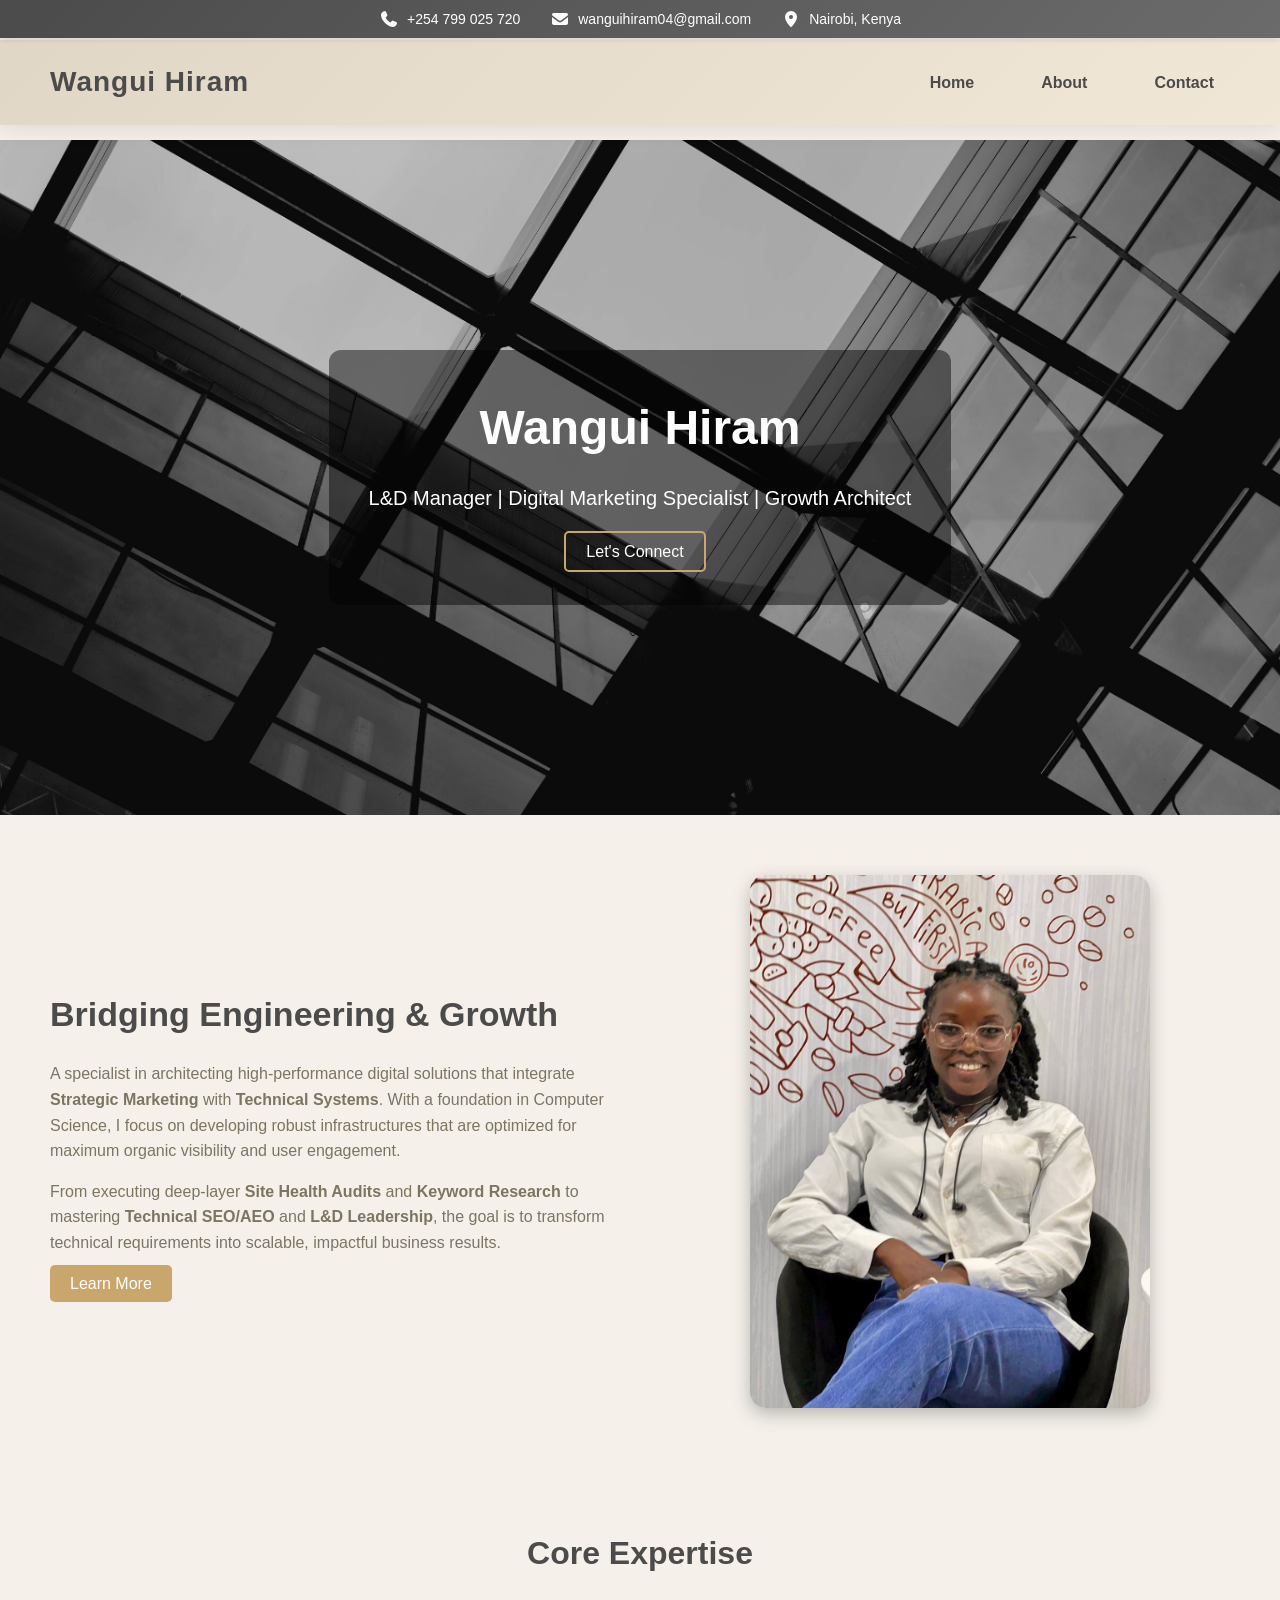
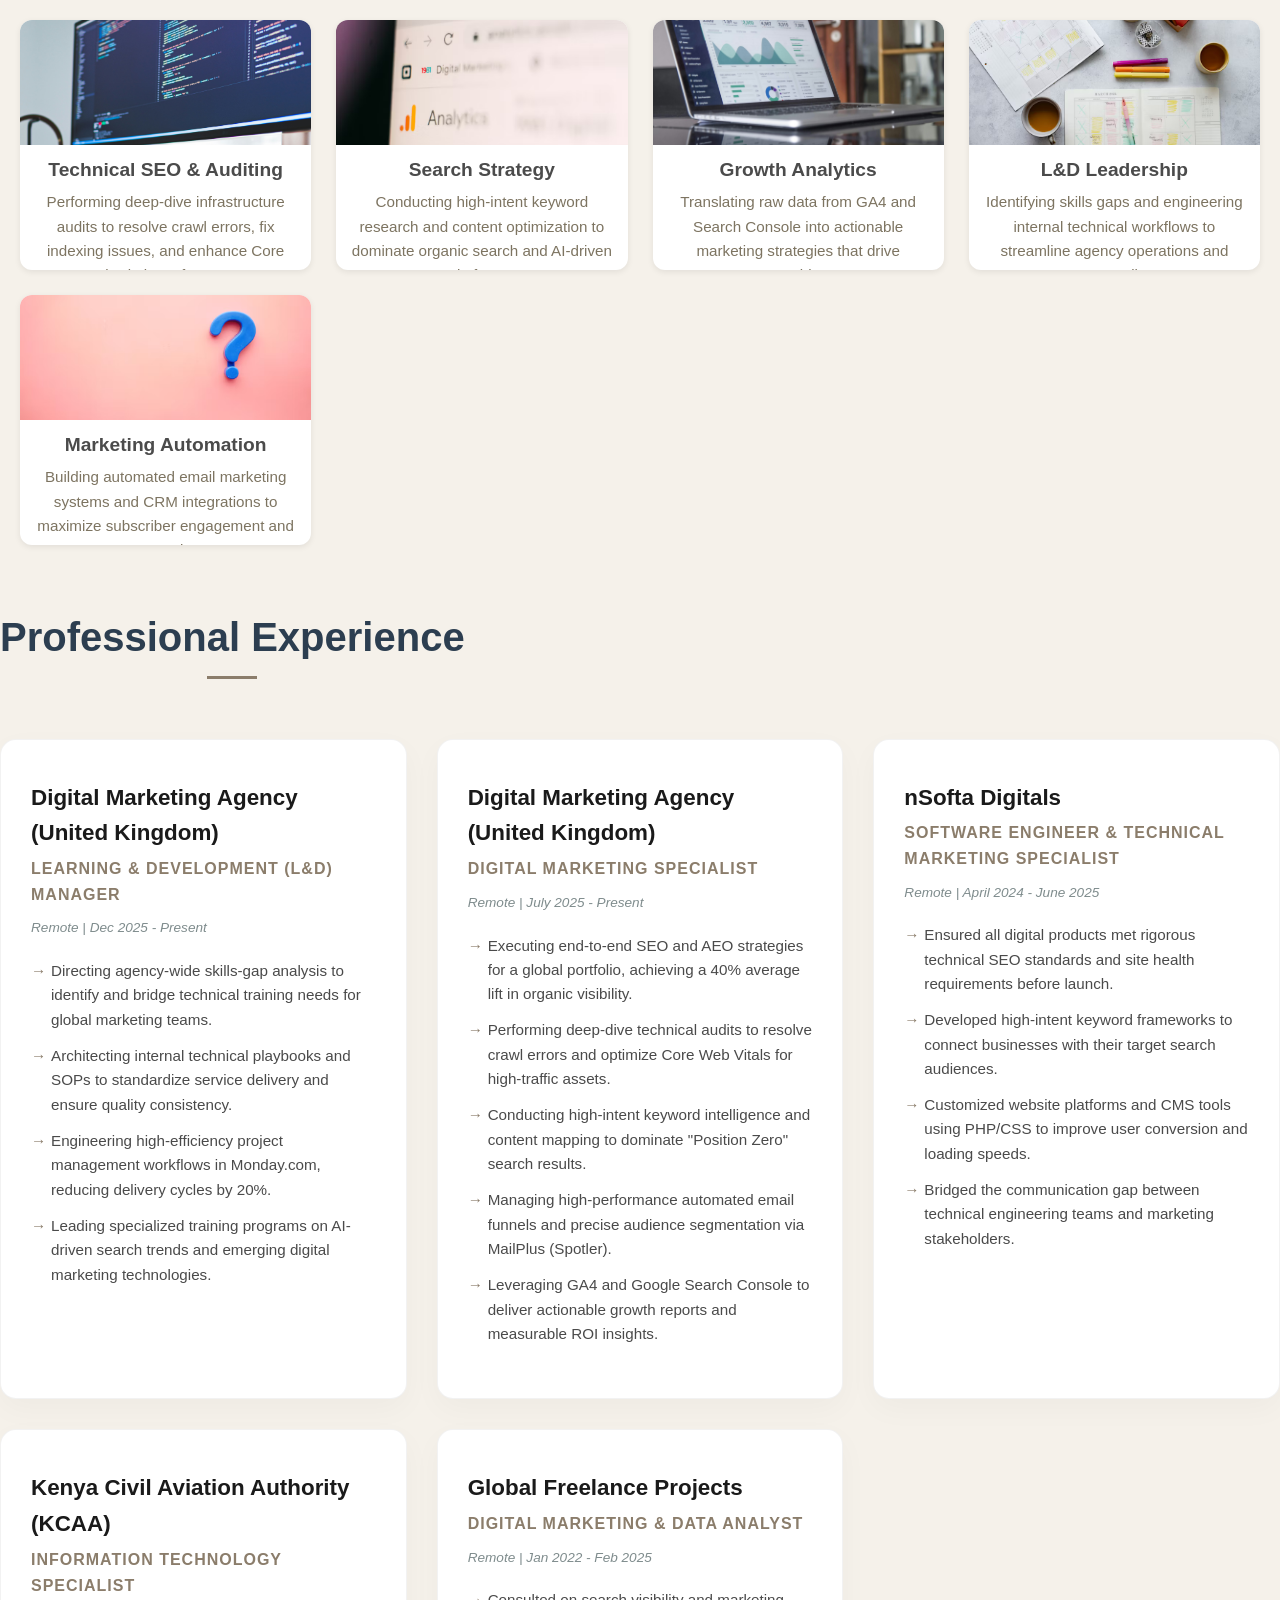
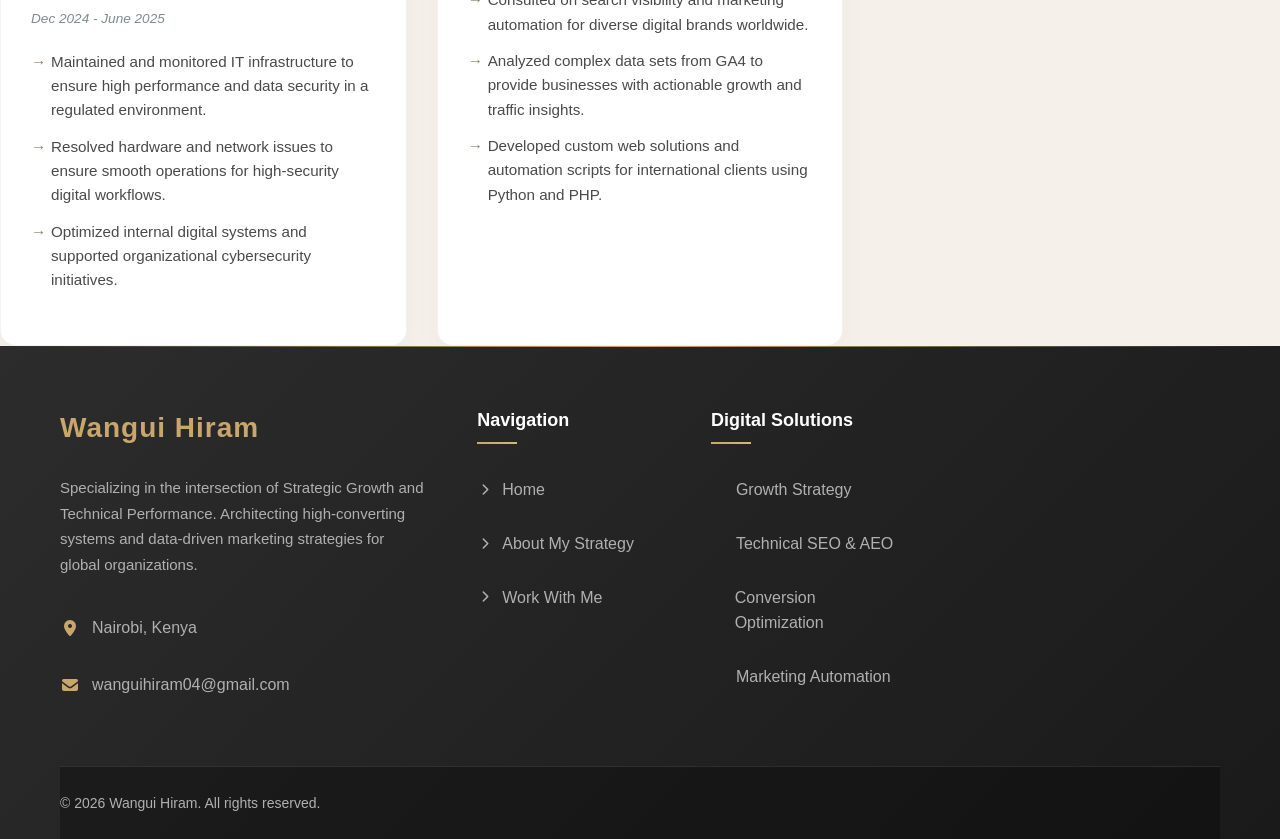
<file: index.html>
<!DOCTYPE html>
<html lang="en">
<head>
    <meta charset="UTF-8">
    <meta name="viewport" content="width=device-width, initial-scale=1.0">
    <title>Wangui Hiram | Portfolio</title>
    <link rel="stylesheet" href="style.css">
    <link rel="stylesheet" href="fontawesome/css/all.min.css">

</head>
<body>
    <!-- TOP CONTACT BAR -->
    <div class="top-contact">
        <div class="contact-info">
            <div class="contact-item">
                <i class="fas fa-phone"></i>
                <a href="tel:+254712345678">+254 799 025 720</a>
            </div>
            <div class="contact-item">
                <i class="fas fa-envelope"></i>
                <a href="mailto:wanguihiram04@gmail.com">wanguihiram04@gmail.com</a>
            </div>
            <div class="contact-item">
                <i class="fas fa-map-marker-alt"></i>
                <span>Nairobi, Kenya</span>
            </div>
        </div>
    </div>

    <!-- MAIN NAVBAR -->
    <header>
        <nav class="navbar" id="navbar">
            <div class="logo">Wangui Hiram</div>
            <ul class="nav-links">
                <li><a href="index.html" class="active">Home</a></li>
                <li><a href="about.html">About</a></li>
                <!-- <li><a href="projects.html">Projects</a></li> -->
                <li><a href="contact.html">Contact</a></li>
            </ul>
            <div class="hamburger" id="hamburger">
                <i class="fas fa-bars" id="menu-open"></i>
                <i class="fas fa-times" id="menu-close"></i>
            </div>
        </nav>
    </header>

    <!-- MOBILE MENU -->
    <div class="mobile-menu" id="mobile-menu">
        <ul class="mobile-nav-links">
            <li><a href="index.html" class="active">Home</a></li>
            <li><a href="about.html">About</a></li>
            <!-- <li><a href="projects.html">Projects</a></li> -->
            <li><a href="contact.html">Contact</a></li>
        </ul>
    </div>



<style>
        
/* ================== ABOUT ================== */

.about-home {
    padding: 60px 50px;
    background-color: #F5F1EA;
}

.about-home-container {
    display: flex;
    align-items: center;
    gap: 60px;
    flex-wrap: wrap;
}

.about-home-text {
    flex: 1;
    min-width: 300px;
}

.about-home-text h2 {
    font-size: 34px;
    color: #4B4B4B;
    margin-bottom: 20px;
}

.about-home-text p {
    color: #7D7461;
    margin-bottom: 15px;
    line-height: 1.6;
}

.about-home-image {
    flex: 1;
    min-width: 300px;
    display: flex;
    justify-content: center;
    align-items: center;
}

.about-home-image img {
    width: 100%;
    max-width: 400px; /* Increased size */
    border-radius: 16px; /* Slightly more rounded */
    box-shadow: 0 6px 18px rgba(0,0,0,0.25);
    transition: transform 0.3s ease;
}

.about-home-image img:hover {
    transform: scale(1.05); /* Interactive hover effect */
}

/* RESPONSIVE */
@media screen and (max-width: 768px) {
    .about-home-container {
        flex-direction: column-reverse;
        text-align: center;
    }

    .about-home-image img {
        max-width: 300px;
    }
}

/* ================== SKILLS ================== */
/* Skills Section */
.skills {
    padding: 60px 20px;
    background-color: #F5F1EA; /* Main background color */
    text-align: center;
}

.skills h2 {
    font-size: 2rem;
    color: #4B4B4B;
    margin-bottom: 40px;
}

.skills-grid {
    display: grid;
    grid-template-columns: repeat(auto-fit, minmax(280px, 1fr));
    gap: 25px;
}

.skill-card {
    background-color: #fff;
    border-radius: 12px;
    overflow: hidden;
    box-shadow: 0 2px 6px rgba(0, 0, 0, 0.08);
    transition: transform 0.3s ease, box-shadow 0.3s ease;
    display: flex;
    flex-direction: column;
    height: 250px; /* Reduced height for rectangular look */
}

.skill-card img {
    width: 100%;
    height: 50%; /* Top half of the card */
    object-fit: cover; /* Keeps image proportional */
}

.skill-card h3 {
    font-size: 1.2rem;
    color: #4B4B4B;
    margin: 10px 0 5px;
}

.skill-card p {
    font-size: 0.95rem;
    color: #7D7461;
    padding: 0 15px 15px;
}

.skill-card:hover {
    transform: translateY(-6px);
    box-shadow: 0 6px 14px rgba(0, 0, 0, 0.12);
}

/* 
/* ================== PROJECTS ================== */
/* ================== PROJECTS SECTION ================== */
.projects {
    padding: 60px 50px;
    background-color: #E0D7C6;
    text-align: center;
}

.projects h2 {
    font-size: 36px;
    color: #4B4B4B;
    margin-bottom: 40px;
}

.projects-grid {
    display: grid;
    gap: 30px;
    justify-content: center;
}

/* Large screens: 2 columns x 2 rows */
@media screen and (min-width: 992px) {
    .projects-grid {
        grid-template-columns: repeat(2, 1fr);
        grid-auto-rows: 400px; /* Equal height for cards */
    }
}

/* Medium screens: 2 columns */
@media screen and (min-width: 768px) and (max-width: 991px) {
    .projects-grid {
        grid-template-columns: repeat(2, 1fr);
        grid-auto-rows: 350px;
    }
}

/* Small screens: 1 column */
@media screen and (max-width: 767px) {
    .projects-grid {
        grid-template-columns: 1fr;
        grid-auto-rows: auto;
    }
}

.project-card {
    position: relative;
    overflow: hidden;
    border-radius: 16px;
    box-shadow: 0 6px 18px rgba(0,0,0,0.2);
}

.project-card img {
    width: 100%;
    height: 100%;
    object-fit: cover;
    transition: transform 0.3s ease;
}

.project-card:hover img {
    transform: scale(1.05);
}

.project-overlay {
    position: absolute;
    bottom: 0;
    left: 0;
    width: 100%;
    height: 100%;
    background: rgba(201, 166, 107, 0.85); /* warm gold-beige overlay */
    color: #fff;
    display: flex;
    flex-direction: column;
    justify-content: center;
    align-items: center;
    opacity: 0;
    transition: opacity 0.3s ease;
    padding: 20px;
    text-align: center;
}

.project-card:hover .project-overlay {
    opacity: 1;
}

.project-overlay h3 {
    font-size: 24px;
    margin-bottom: 10px;
}

.project-overlay p {
    font-size: 16px;
    margin-bottom: 15px;
}

.project-overlay a {
    background-color: #4B4B4B;
    color: #fff;
    padding: 10px 20px;
    border-radius: 6px;
    text-decoration: none;
    transition: background-color 0.3s ease;
}

.project-overlay a:hover {
    background-color: #fff;
    color: #4B4B4B;
} */


/* ================== EXPERIENCE ================== */
/* .experience {
    padding: 60px 50px;
    text-align: center;
}

.experience-cards {
    display: grid;
    grid-template-columns: repeat(auto-fit, minmax(220px, 1fr));
    gap: 20px;
}

.experience-card {
    background: #E0D7C6;
    padding: 20px;
    border-radius: 12px;
} */


    /* ================== EXPERIENCE ================== */
.experience {
    padding: 80px 10% 100px;
    background-color: #f9f7f2; /* Light professional background */
    text-align: center;
}

.experience h2 {
    font-size: 2.5rem;
    margin-bottom: 50px;
    position: relative;
    display: inline-block;
    color: #2c3e50;
}

/* Subtle underline for the header */
.experience h2::after {
    content: '';
    width: 50px;
    height: 3px;
    background: #8b7d6b; /* Earthy professional accent */
    position: absolute;
    bottom: -10px;
    left: 50%;
    transform: translateX(-50%);
}

.experience-cards {
    display: grid;
    grid-template-columns: repeat(auto-fit, minmax(300px, 1fr));
    gap: 30px;
    margin-top: 20px;
}

.experience-card {
    background: #ffffff;
    padding: 40px 30px;
    border-radius: 16px;
    text-align: left; /* Align text left for better readability of bullets */
    border: 1px solid rgba(0, 0, 0, 0.05);
    box-shadow: 0 10px 30px rgba(0, 0, 0, 0.03);
    transition: all 0.4s cubic-bezier(0.175, 0.885, 0.32, 1.275);
    display: flex;
    flex-direction: column;
}

.experience-card:hover {
    transform: translateY(-10px);
    box-shadow: 0 20px 40px rgba(139, 125, 107, 0.15);
    border-color: #8b7d6b;
}

.experience-card h3 {
    font-size: 1.4rem;
    color: #1a1a1a;
    margin-bottom: 5px;
}

.experience-card p b {
    color: #8b7d6b; /* Job title color */
    font-size: 1rem;
    display: block;
    margin-bottom: 10px;
    text-transform: uppercase;
    letter-spacing: 1px;
}

.experience-card p:nth-of-type(2) {
    font-size: 0.85rem;
    color: #7f8c8d;
    margin-bottom: 20px;
    font-style: italic;
}

.experience-card ul {
    list-style: none;
    padding: 0;
}

.experience-card ul li {
    font-size: 0.95rem;
    color: #4a4a4a;
    margin-bottom: 12px;
    line-height: 1.6;
    position: relative;
    padding-left: 20px;
}

/* Custom modern bullet points */
.experience-card ul li::before {
    content: "→";
    position: absolute;
    left: 0;
    color: #8b7d6b;
    font-weight: bold;
}

/* Responsive adjustment */
@media (max-width: 768px) {
    .experience {
        padding: 60px 20px;
    }
    .experience-cards {
        grid-template-columns: 1fr;
    }
}


    </style>


    <!-- HERO SECTION -->
<section class="hero" style="background-image: url('images/background1.png');">
    <div class="hero-overlay">
        <h1>Wangui Hiram</h1>
        <p>L&D Manager | Digital Marketing Specialist | Growth Architect</p>
        <div class="cta-buttons">
            <!-- <a href="projects.html" class="btn">View Portfolio</a> -->
            <a href="contact.html" class="btn btn-alt">Let's Connect</a>
        </div>
    </div>
</section>

<!-- ABOUT SECTION -->
<section class="about-home">
    <div class="about-home-container">
        <div class="about-home-text">
            <h2>Bridging Engineering & Growth</h2>
            <p>A specialist in architecting high-performance digital solutions that integrate <strong>Strategic Marketing</strong> with <strong>Technical Systems</strong>. With a foundation in Computer Science, I focus on developing robust infrastructures that are optimized for maximum organic visibility and user engagement.</p>
            <p>From executing deep-layer <strong>Site Health Audits</strong> and <strong>Keyword Research</strong> to mastering <strong>Technical SEO/AEO</strong> and <strong>L&D Leadership</strong>, the goal is to transform technical requirements into scalable, impactful business results.</p>
            <a href="about.html" class="btn">Learn More</a>
        </div>
        <div class="about-home-image">
            <img src="images/profile1.jpg" alt="Wangui Hiram">
        </div>
    </div>
</section>

<!-- SKILLS SECTION -->
<section class="skills" id="skills">
    <h2>Core Expertise</h2>
    <div class="skills-grid">
        <div class="skill-card">
            <img src="images/software.jpg" alt="Technical SEO & Auditing">
            <h3>Technical SEO & Auditing</h3>
            <p>Performing deep-dive infrastructure audits to resolve crawl errors, fix indexing issues, and enhance Core Web Vitals performance.</p>
        </div>
        <div class="skill-card">
            <img src="images/digital.png" alt="Search Strategy">
            <h3>Search Strategy</h3>
            <p>Conducting high-intent keyword research and content optimization to dominate organic search and AI-driven platforms.</p>
        </div>
        <div class="skill-card">
            <img src="images/data.jpg" alt="Growth Analytics">
            <h3>Growth Analytics</h3>
            <p>Translating raw data from GA4 and Search Console into actionable marketing strategies that drive measurable ROI.</p>
        </div>
        <div class="skill-card">
            <img src="images/project.png" alt="L&D Leadership">
            <h3>L&D Leadership</h3>
            <p>Identifying skills gaps and engineering internal technical workflows to streamline agency operations and team scaling.</p>
        </div>
        <div class="skill-card">
            <img src="images/problem.png" alt="Marketing Automation">
            <h3>Marketing Automation</h3>
            <p>Building automated email marketing systems and CRM integrations to maximize subscriber engagement and conversion.</p>
        </div>
    </div>
</section>


<section class="experience">
    <h2>Professional Experience</h2>
    <div class="experience-cards">
        
       <!-- CARD 1: L&D MANAGEMENT -->
<div class="experience-card">
    <h3>Digital Marketing Agency (United Kingdom)</h3>
    <p><b>Learning & Development (L&D) Manager</b></p>
    <p>Remote | Dec 2025 - Present</p>
    <ul>
        <li>Directing agency-wide skills-gap analysis to identify and bridge technical training needs for global marketing teams.</li>
        <li>Architecting internal technical playbooks and SOPs to standardize service delivery and ensure quality consistency.</li>
        <li>Engineering high-efficiency project management workflows in Monday.com, reducing delivery cycles by 20%.</li>
        <li>Leading specialized training programs on AI-driven search trends and emerging digital marketing technologies.</li>
    </ul>
</div>

<!-- CARD 2: DIGITAL MARKETING SPECIALIST -->
<div class="experience-card">
    <h3>Digital Marketing Agency (United Kingdom)</h3>
    <p><b>Digital Marketing Specialist</b></p>
    <p>Remote | July 2025 - Present</p>
    <ul>
        <li>Executing end-to-end SEO and AEO strategies for a global portfolio, achieving a 40% average lift in organic visibility.</li>
        <li>Performing deep-dive technical audits to resolve crawl errors and optimize Core Web Vitals for high-traffic assets.</li>
        <li>Conducting high-intent keyword intelligence and content mapping to dominate "Position Zero" search results.</li>
        <li>Managing high-performance automated email funnels and precise audience segmentation via MailPlus (Spotler).</li>
        <li>Leveraging GA4 and Google Search Console to deliver actionable growth reports and measurable ROI insights.</li>
    </ul>
</div>

        <div class="experience-card">
            <h3>nSofta Digitals</h3>
            <p><b>Software Engineer & Technical Marketing Specialist</b></p>
            <p>Remote | April 2024 - June 2025</p>
            <ul>
                <li>Ensured all digital products met rigorous technical SEO standards and site health requirements before launch.</li>
                <li>Developed high-intent keyword frameworks to connect businesses with their target search audiences.</li>
                <li>Customized website platforms and CMS tools using PHP/CSS to improve user conversion and loading speeds.</li>
                <li>Bridged the communication gap between technical engineering teams and marketing stakeholders.</li>
            </ul>
        </div>

        <div class="experience-card">
            <h3>Kenya Civil Aviation Authority (KCAA)</h3>
            <p><b>Information Technology Specialist</b></p>
            <p>Dec 2024 - June 2025</p>
            <ul>
                <li>Maintained and monitored IT infrastructure to ensure high performance and data security in a regulated environment.</li>
                <li>Resolved hardware and network issues to ensure smooth operations for high-security digital workflows.</li>
                <li>Optimized internal digital systems and supported organizational cybersecurity initiatives.</li>
            </ul>
        </div>

        <div class="experience-card">
            <h3>Global Freelance Projects</h3>
            <p><b>Digital Marketing & Data Analyst</b></p>
            <p>Remote | Jan 2022 - Feb 2025</p>
            <ul>
                <li>Consulted on search visibility and marketing automation for diverse digital brands worldwide.</li>
                <li>Analyzed complex data sets from GA4 to provide businesses with actionable growth and traffic insights.</li>
                <li>Developed custom web solutions and automation scripts for international clients using Python and PHP.</li>
            </ul>
        </div>

    </div>
</section>
           <!-- PREMIUM FOOTER -->
<footer class="footer">
    <div class="footer-container">
        <div class="footer-content">
            <div class="footer-section about">
                <h3 class="footer-logo">Wangui Hiram</h3>
                <p class="footer-desc">
                    Specializing in the intersection of Strategic Growth and Technical Performance. 
                    Architecting high-converting systems and data-driven marketing strategies 
                    for global organizations.
                </p>
                <div class="footer-contact">
                    <div class="contact-item">
                        <i class="fas fa-map-marker-alt"></i>
                        <span>Nairobi, Kenya</span>
                    </div>
                    <div class="contact-item">
                        <i class="fas fa-envelope"></i>
                        <a href="mailto:wanguihiram04@gmail.com">wanguihiram04@gmail.com</a>
                    </div>
                </div>
            </div>

            <div class="footer-section links">
                <h4 class="section-title">Navigation</h4>
                <ul class="footer-links">
                    <li><a href="index.html"><i class="fas fa-chevron-right"></i>Home</a></li>
                    <li><a href="about.html"><i class="fas fa-chevron-right"></i>About My Strategy</a></li>
                    <li><a href="contact.html"><i class="fas fa-chevron-right"></i>Work With Me</a></li>
                </ul>
            </div>

            <div class="footer-section services">
                <h4 class="section-title">Digital Solutions</h4>
                <ul class="footer-links">
                    <li><a href="#"><i class="- "></i>Growth Strategy</a></li>
                    <li><a href="#"><i class="- "></i>Technical SEO & AEO</a></li>
                    <li><a href="#"><i class="- "></i>Conversion Optimization</a></li>
                    <li><a href="#"><i class="- "></i>Marketing Automation</a></li>
                </ul>
            </div>
        </div>

        <div class="footer-bottom">
            <div class="footer-bottom-content">
                <p class="copyright">
                    &copy; <span id="currentYear">2026</span> Wangui Hiram. All rights reserved. 
                </p>
            </div>
        </div>
    </div>

    <div class="back-to-top" id="backToTop">
        <i class="fas fa-chevron-up"></i>
    </div>
</footer>


<script src="script.js"></script>
</body>
</html>
</file>
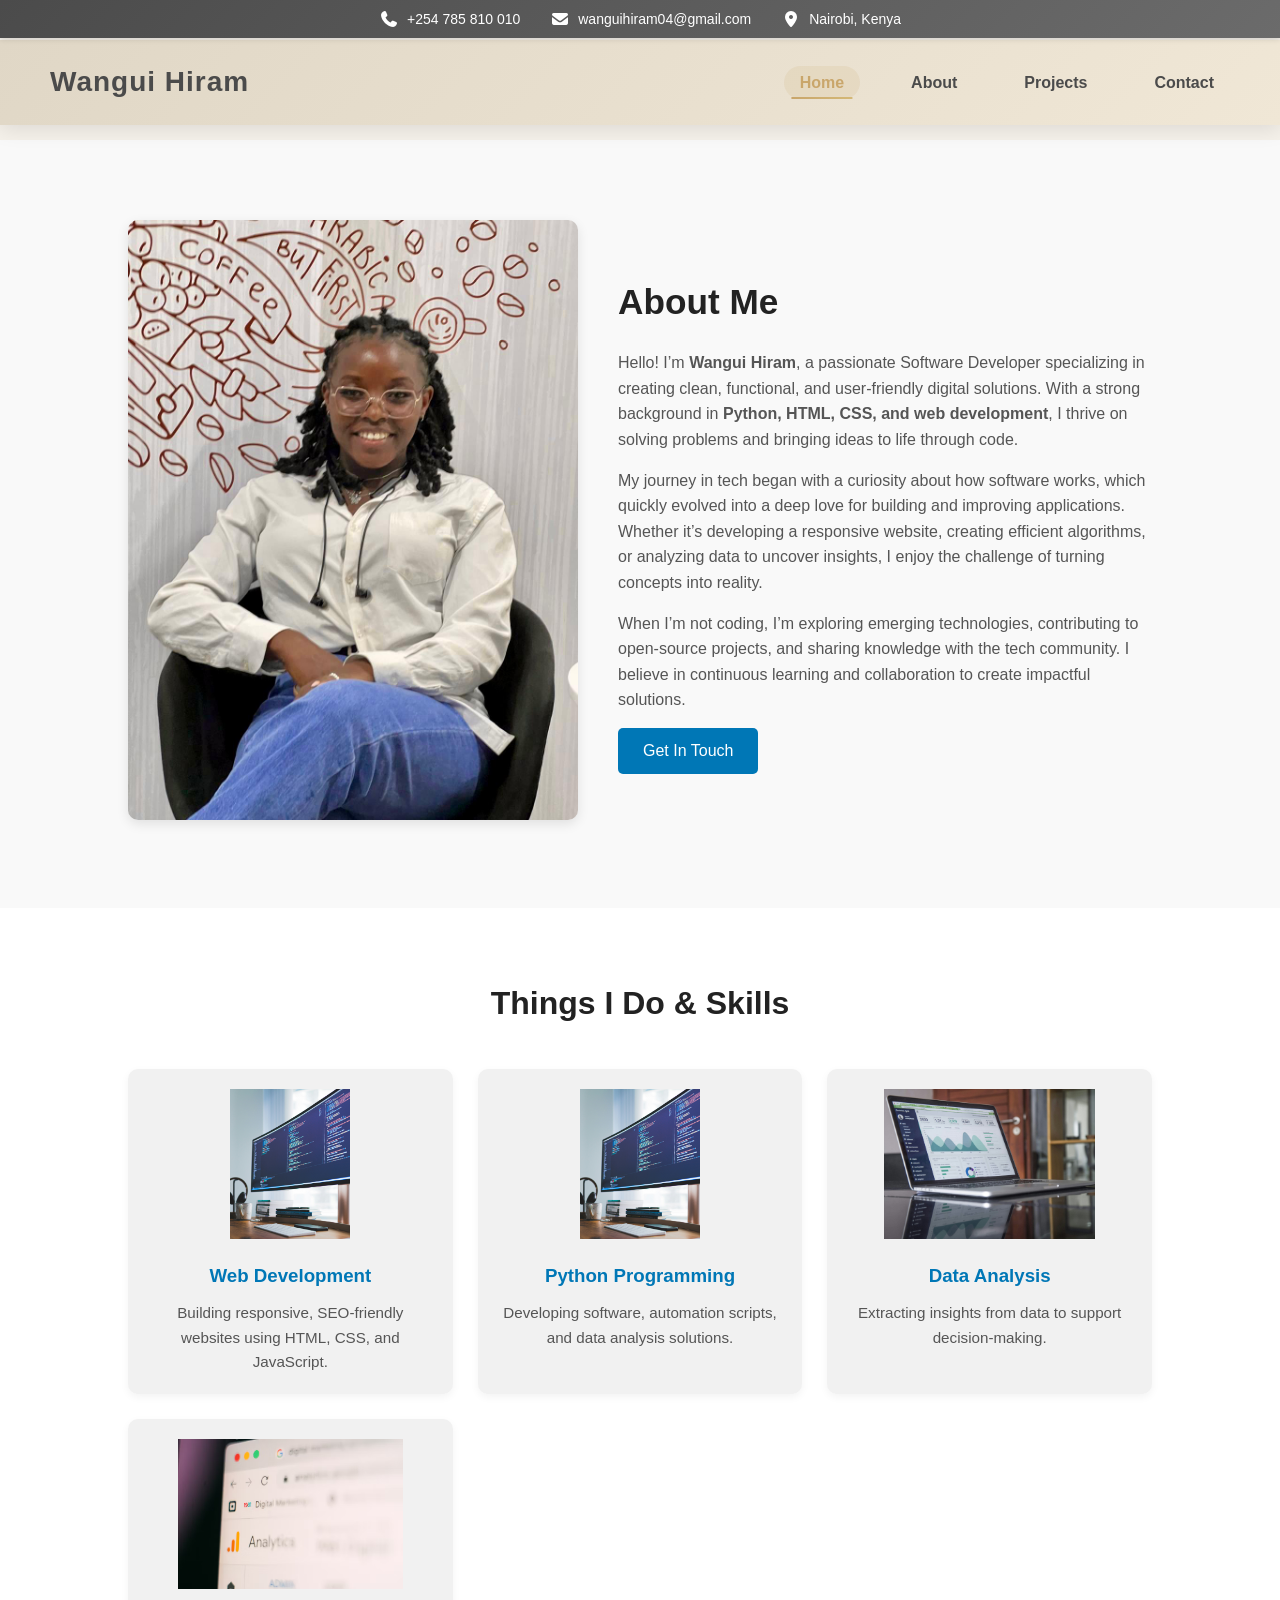
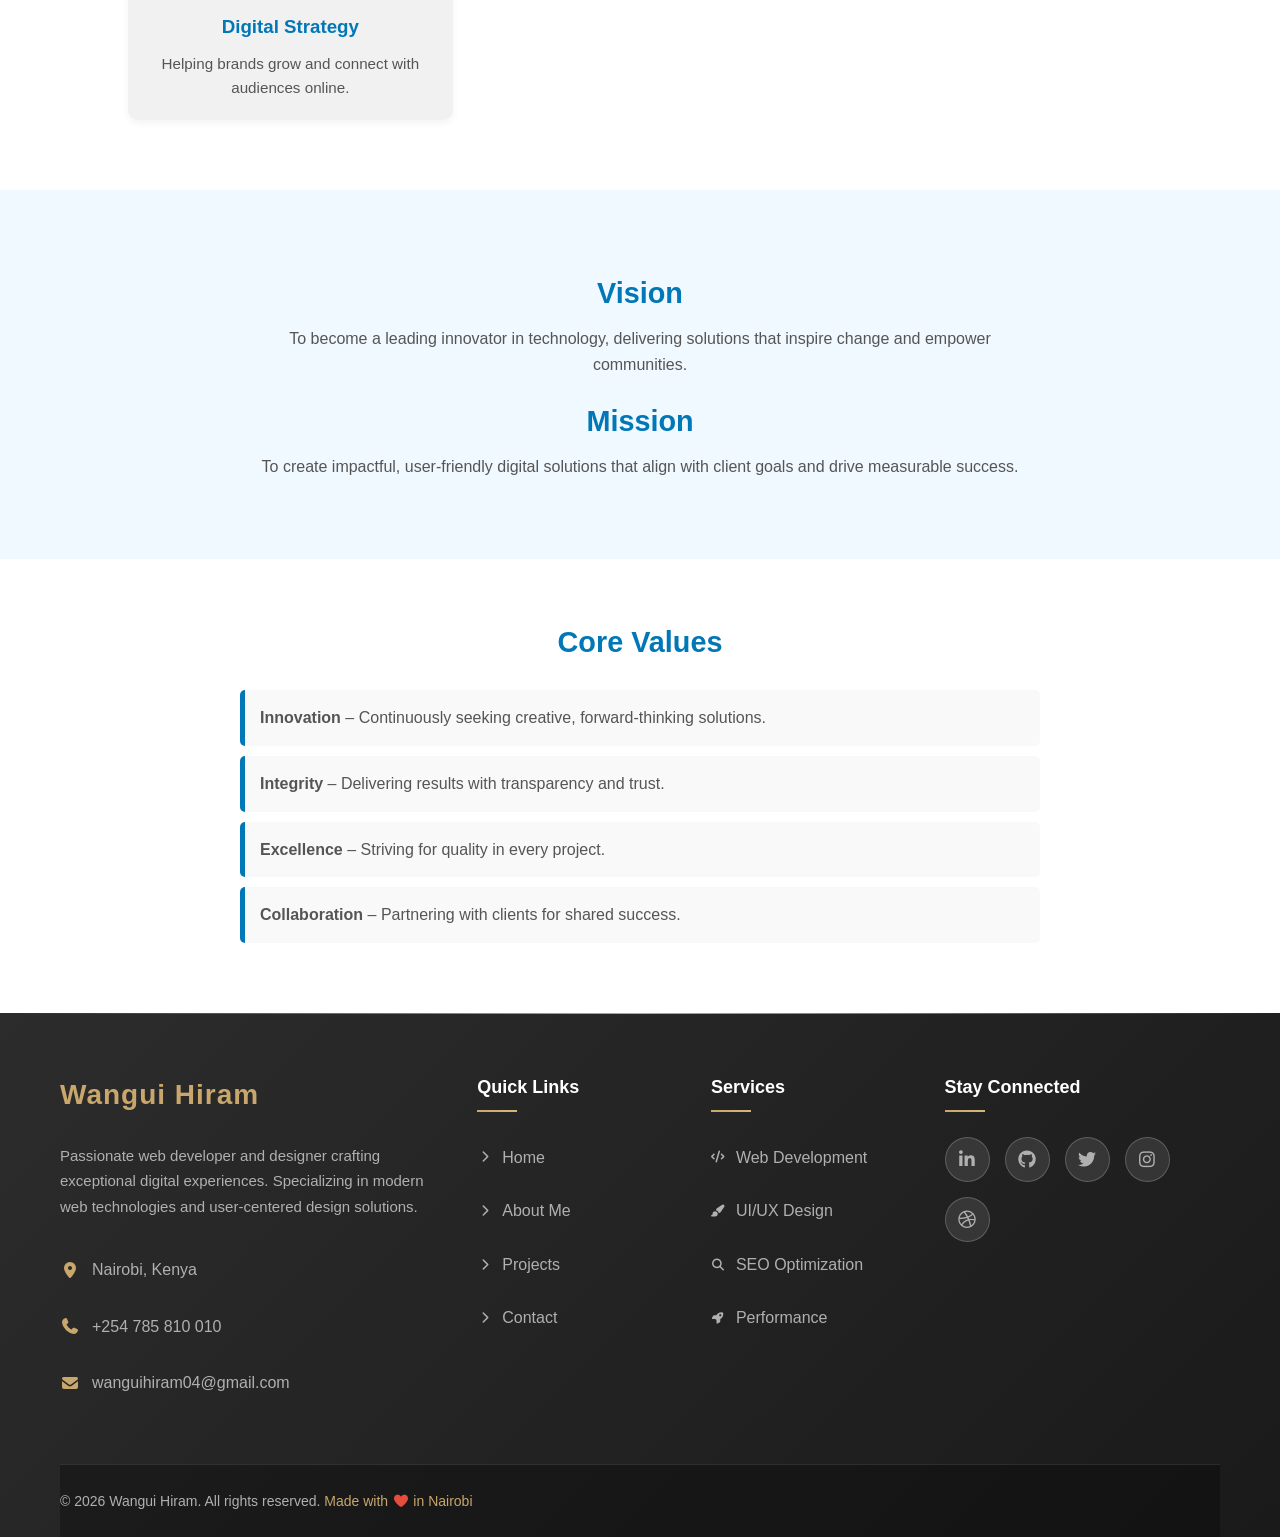
<file: 12.html>
<!DOCTYPE html>
<html lang="en">
<head>
    <meta charset="UTF-8">
    <meta name="viewport" content="width=device-width, initial-scale=1.0">
    <title>About Me - Wangui Hiram</title>
        <link rel="stylesheet" href="style.css">
    <link rel="stylesheet" href="fontawesome/css/all.min.css">
    </head>
<body>

    <!-- TOP CONTACT BAR -->
    <div class="top-contact">
        <div class="contact-info">
            <div class="contact-item">
                <i class="fas fa-phone"></i>
                <a href="tel:+254712345678">+254 785 810 010</a>
            </div>
            <div class="contact-item">
                <i class="fas fa-envelope"></i>
                <a href="mailto:wanguihiram04@gmail.com">wanguihiram04@gmail.com</a>
            </div>
            <div class="contact-item">
                <i class="fas fa-map-marker-alt"></i>
                <span>Nairobi, Kenya</span>
            </div>
        </div>
    </div>

    <!-- MAIN NAVBAR -->
    <header>
        <nav class="navbar" id="navbar">
            <div class="logo">Wangui Hiram</div>
            <ul class="nav-links">
                <li><a href="index.html" class="active">Home</a></li>
                <li><a href="about.html">About</a></li>
                <li><a href="projects.html">Projects</a></li>
                <li><a href="contact.html">Contact</a></li>
            </ul>
            <div class="hamburger" id="hamburger">
                <i class="fas fa-bars" id="menu-open"></i>
                <i class="fas fa-times" id="menu-close"></i>
            </div>
        </nav>
    </header>

    <!-- MOBILE MENU -->
    <div class="mobile-menu" id="mobile-menu">
        <ul class="mobile-nav-links">
            <li><a href="index.html" class="active">Home</a></li>
            <li><a href="about.html">About</a></li>
            <li><a href="projects.html">Projects</a></li>
            <li><a href="contact.html">Contact</a></li>
        </ul>
    </div>


    <style>
        /* ===== ABOUT PAGE ===== */

/* About Section */
.about-section {
    padding: 80px 10%;
    background: #f9f9f9;
}

.about-container {
    display: flex;
    flex-wrap: wrap;
    align-items: center;
    gap: 40px;
}

.about-image img {
    width: 100%;
    max-width: 450px;
    border-radius: 10px;
    object-fit: cover;
    box-shadow: 0 4px 12px rgba(0,0,0,0.1);
}

.about-text {
    flex: 1;
    min-width: 280px;
}

.about-text h1 {
    font-size: 2.2rem;
    margin-bottom: 20px;
    color: #222;
}

.about-text p {
    line-height: 1.6;
    margin-bottom: 15px;
    color: #555;
}

.about-text .btn {
    display: inline-block;
    background: #0077b6;
    color: white;
    padding: 10px 25px;
    border-radius: 5px;
    text-decoration: none;
    transition: background 0.3s ease;
}

.about-text .btn:hover {
    background: #005f86;
}

/* ===== Skills Section in About ===== */
.about-skills {
    padding: 70px 10%;
    background: white;
    text-align: center;
}

.about-skills h2 {
    font-size: 2rem;
    margin-bottom: 40px;
    color: #222;
}

.skills-grid {
    display: grid;
    grid-template-columns: repeat(auto-fit, minmax(250px, 1fr));
    gap: 25px;
}

.skill-card {
    background: #f1f1f1;
    border-radius: 10px;
    padding: 20px;
    box-shadow: 0 3px 8px rgba(0,0,0,0.05);
    transition: transform 0.3s ease, box-shadow 0.3s ease;
}

.skill-card img {
    width: 100%;
    height: 150px;
    object-fit: contain;
    margin-bottom: 15px;
}

.skill-card h3 {
    color: #0077b6;
    margin-bottom: 10px;
}

.skill-card p {
    color: #555;
    font-size: 0.95rem;
}

.skill-card:hover {
    transform: translateY(-5px);
    box-shadow: 0 6px 15px rgba(0,0,0,0.1);
}

/* ===== Vision & Mission ===== */
.vision-mission {
    background: #f0f9ff;
    padding: 60px 10%;
    text-align: center;
}

.vision-mission h2 {
    font-size: 1.8rem;
    margin-top: 20px;
    color: #0077b6;
}

.vision-mission p {
    max-width: 800px;
    margin: 10px auto 20px;
    font-size: 1rem;
    color: #555;
}

/* ===== Core Values ===== */
.core-values {
    padding: 60px 10%;
    background: white;
}

.core-values h2 {
    font-size: 1.8rem;
    margin-bottom: 25px;
    text-align: center;
    color: #0077b6;
}

.core-values ul {
    list-style: none;
    max-width: 800px;
    margin: auto;
    padding: 0;
}

.core-values ul li {
    background: #f9f9f9;
    margin: 10px 0;
    padding: 15px;
    border-left: 5px solid #0077b6;
    border-radius: 5px;
    font-size: 1rem;
    color: #555;
}

/* ===== Responsive ===== */
@media (max-width: 768px) {
    .about-container {
        flex-direction: column;
        text-align: center;
    }

    .about-image img {
        max-width: 100%;
    }
}

    </style>



    <!-- About Section -->
    <section class="about-section">
        <div class="about-container">
            <div class="about-image">
                <img src="images/profile1.jpg" alt="Wangui Hiram">
            </div>
            <div class="about-text">
                <h1>About Me</h1>
                <p>
                    Hello! I’m <strong>Wangui Hiram</strong>, a passionate Software Developer specializing in creating 
                    clean, functional, and user-friendly digital solutions. With a strong background in 
                    <b>Python, HTML, CSS, and web development</b>, I thrive on solving problems 
                    and bringing ideas to life through code.
                </p>
                <p>
                    My journey in tech began with a curiosity about how software works, which quickly 
                    evolved into a deep love for building and improving applications. Whether it’s 
                    developing a responsive website, creating efficient algorithms, or analyzing data 
                    to uncover insights, I enjoy the challenge of turning concepts into reality.
                </p>
                <p>
                    When I’m not coding, I’m exploring emerging technologies, contributing to open-source projects, 
                    and sharing knowledge with the tech community. I believe in continuous learning 
                    and collaboration to create impactful solutions.
                </p>
                <a href="contact.html" class="btn">Get In Touch</a>
            </div>
        </div>
    </section>

    <!-- Skills Section -->
<section class="about-skills">
    <h2>Things I Do & Skills</h2>
    <div class="skills-grid">
        <div class="skill-card">
            <img src="images/software.jpg" alt="Web Development">
            <h3>Web Development</h3>
            <p>Building responsive, SEO-friendly websites using HTML, CSS, and JavaScript.</p>
        </div>
        <div class="skill-card">
            <img src="images/software.jpg" alt="Python Programming">
            <h3>Python Programming</h3>
            <p>Developing software, automation scripts, and data analysis solutions.</p>
        </div>
        <div class="skill-card">
            <img src="images/data.jpg" alt="Data Analysis">
            <h3>Data Analysis</h3>
            <p>Extracting insights from data to support decision-making.</p>
        </div>
        <div class="skill-card">
            <img src="images/digital.png" alt="Digital Strategy">
            <h3>Digital Strategy</h3>
            <p>Helping brands grow and connect with audiences online.</p>
        </div>
    </div>
</section>

<!-- Vision & Mission -->
<section class="vision-mission">
    <div class="container">
        <h2>Vision</h2>
        <p>To become a leading innovator in technology, delivering solutions that inspire change and empower communities.</p>
        <h2>Mission</h2>
        <p>To create impactful, user-friendly digital solutions that align with client goals and drive measurable success.</p>
    </div>
</section>

<!-- Core Values -->
<section class="core-values">
    <div class="container">
        <h2>Core Values</h2>
        <ul>
            <li><b>Innovation</b> – Continuously seeking creative, forward-thinking solutions.</li>
            <li><b>Integrity</b> – Delivering results with transparency and trust.</li>
            <li><b>Excellence</b> – Striving for quality in every project.</li>
            <li><b>Collaboration</b> – Partnering with clients for shared success.</li>
        </ul>
    </div>
</section>


<!-- PREMIUM FOOTER -->
    <footer class="footer">
        <div class="footer-container">
            <!-- Main Footer Content -->
            <div class="footer-content">
                <!-- About Section -->
                <div class="footer-section about">
                    <h3 class="footer-logo">Wangui Hiram</h3>
                    <p class="footer-desc">
                        Passionate web developer and designer crafting exceptional digital experiences. 
                        Specializing in modern web technologies and user-centered design solutions.
                    </p>
                    <div class="footer-contact">
                        <div class="contact-item">
                            <i class="fas fa-map-marker-alt"></i>
                            <span>Nairobi, Kenya</span>
                        </div>
                        <div class="contact-item">
                            <i class="fas fa-phone"></i>
                            <a href="tel:+254712345678">+254 785 810 010</a>
                        </div>
                        <div class="contact-item">
                            <i class="fas fa-envelope"></i>
                            <a href="mailto:wanguihiram04@mail.com">wanguihiram04@gmail.com</a>
                        </div>
                    </div>
                </div>

                <!-- Quick Links -->
                <div class="footer-section links">
                    <h4 class="section-title">Quick Links</h4>
                    <ul class="footer-links">
                        <li><a href="index.html"><i class="fas fa-chevron-right"></i>Home</a></li>
                        <li><a href="about.html"><i class="fas fa-chevron-right"></i>About Me</a></li>
                        <li><a href="projects.html"><i class="fas fa-chevron-right"></i>Projects</a></li>
                        <li><a href="contact.html"><i class="fas fa-chevron-right"></i>Contact</a></li>
                    </ul>
                </div>

                <!-- Services -->
                <div class="footer-section services">
                    <h4 class="section-title">Services</h4>
                    <ul class="footer-links">
                        <li><a href="#"><i class="fas fa-code"></i>Web Development</a></li>
                        <li><a href="#"><i class="fas fa-paint-brush"></i>UI/UX Design</a></li>
                        <li><a href="#"><i class="fas fa-search"></i>SEO Optimization</a></li>
                        <li><a href="#"><i class="fas fa-rocket"></i>Performance</a></li>
                    </ul>
                </div>

                <!-- Newsletter & Social -->
                <div class="footer-section newsletter">
                    <h4 class="section-title">Stay Connected</h4>

                    <div class="social-links">
                        <a href="#" class="social-link linkedin" aria-label="LinkedIn">
                            <i class="fab fa-linkedin-in"></i>
                        </a>
                        <a href="#" class="social-link github" aria-label="GitHub">
                            <i class="fab fa-github"></i>
                        </a>
                        <a href="#" class="social-link twitter" aria-label="Twitter">
                            <i class="fab fa-twitter"></i>
                        </a>
                        <a href="#" class="social-link instagram" aria-label="Instagram">
                            <i class="fab fa-instagram"></i>
                        </a>
                        <a href="#" class="social-link dribbble" aria-label="Dribbble">
                            <i class="fab fa-dribbble"></i>
                        </a>
                    </div>
                </div>
            </div>

            <!-- Bottom Footer -->
            <div class="footer-bottom">
                <div class="footer-bottom-content">
                    <p class="copyright">
                        &copy; <span id="currentYear">2024</span> Wangui Hiram. All rights reserved. 
                        <span class="love">Made with <i class="fas fa-heart"></i> in Nairobi</span>
                    </p>
                </div>
            </div>
        </div>

        <!-- Back to Top Button -->
        <div class="back-to-top" id="backToTop">
            <i class="fas fa-chevron-up"></i>
        </div>
    </footer>







   <script>
        // Mobile menu toggle functionality
        const hamburger = document.getElementById('hamburger');
        const mobileMenu = document.getElementById('mobile-menu');
        const menuOpen = document.getElementById('menu-open');
        const menuClose = document.getElementById('menu-close');

        hamburger.addEventListener('click', function() {
            mobileMenu.classList.toggle('active');
            
            if (mobileMenu.classList.contains('active')) {
                menuOpen.style.display = 'none';
                menuClose.style.display = 'block';
            } else {
                menuOpen.style.display = 'block';
                menuClose.style.display = 'none';
            }
        });

        // Close mobile menu when clicking on a link
        const mobileNavLinks = document.querySelectorAll('.mobile-nav-links a');
        mobileNavLinks.forEach(link => {
            link.addEventListener('click', () => {
                mobileMenu.classList.remove('active');
                menuOpen.style.display = 'block';
                menuClose.style.display = 'none';
            });
        });

        // Close mobile menu when clicking outside
        document.addEventListener('click', function(event) {
            if (!hamburger.contains(event.target) && !mobileMenu.contains(event.target)) {
                mobileMenu.classList.remove('active');
                menuOpen.style.display = 'block';
                menuClose.style.display = 'none';
            }
        });

        // Add scrolled class to navbar for backdrop blur effect
        const navbar = document.getElementById('navbar');
        window.addEventListener('scroll', function() {
            if (window.scrollY > 50) {
                navbar.classList.add('scrolled');
            } else {
                navbar.classList.remove('scrolled');
            }
        });

        // Smooth scrolling for anchor links
        document.querySelectorAll('a[href^="#"]').forEach(anchor => {
            anchor.addEventListener('click', function (e) {
                e.preventDefault();
                const target = document.querySelector(this.getAttribute('href'));
                if (target) {
                    target.scrollIntoView({
                        behavior: 'smooth',
                        block: 'start'
                    });
                }
            });
        });

        // Active navigation highlighting
        const navLinks = document.querySelectorAll('.nav-links a, .mobile-nav-links a');
        const currentPage = window.location.pathname.split('/').pop() || 'index.html';

        navLinks.forEach(link => {
            if (link.getAttribute('href') === currentPage) {
                link.classList.add('active');
            }
        });

        // Footer functionality
        // Current year update
        document.getElementById('currentYear').textContent = new Date().getFullYear();

        // Newsletter form submission
        const newsletterForm = document.getElementById('newsletterForm');
        newsletterForm.addEventListener('submit', function(e) {
            e.preventDefault();
            const email = this.querySelector('input[type="email"]').value;
            
            // Simple validation
            if (email) {
                // Simulate form submission
                const button = this.querySelector('button');
                const originalHTML = button.innerHTML;
                button.innerHTML = '<i class="fas fa-check"></i>';
                button.style.background = 'linear-gradient(135deg, #28a745, #20c997)';
                
                setTimeout(() => {
                    button.innerHTML = originalHTML;
                    button.style.background = 'linear-gradient(135deg, #C9A66B, #D4B876)';
                    this.reset();
                }, 2000);
                
                // You can add actual form submission logic here
                console.log('Newsletter subscription:', email);
            }
        });

        // Back to top functionality
        const backToTop = document.getElementById('backToTop');
        
        window.addEventListener('scroll', function() {
            if (window.scrollY > 300) {
                backToTop.classList.add('visible');
            } else {
                backToTop.classList.remove('visible');
            }
        });

        backToTop.addEventListener('click', function() {
            window.scrollTo({
                top: 0,
                behavior: 'smooth'
            });
        });

        // Social link hover effects
        const socialLinks = document.querySelectorAll('.social-link');
        socialLinks.forEach(link => {
            link.addEventListener('mouseenter', function() {
                this.style.transform = 'translateY(-3px) scale(1.1) rotate(5deg)';
            });
            
            link.addEventListener('mouseleave', function() {
                this.style.transform = 'translateY(0) scale(1) rotate(0deg)';
            });
        });

        // Footer contact links click tracking (optional)
        const footerContactLinks = document.querySelectorAll('.footer-contact a');
        footerContactLinks.forEach(link => {
            link.addEventListener('click', function(e) {
                // Add analytics or tracking here if needed
                console.log('Footer contact clicked:', this.textContent);
            });
        });
    </script>
</body>
</html>
</file>
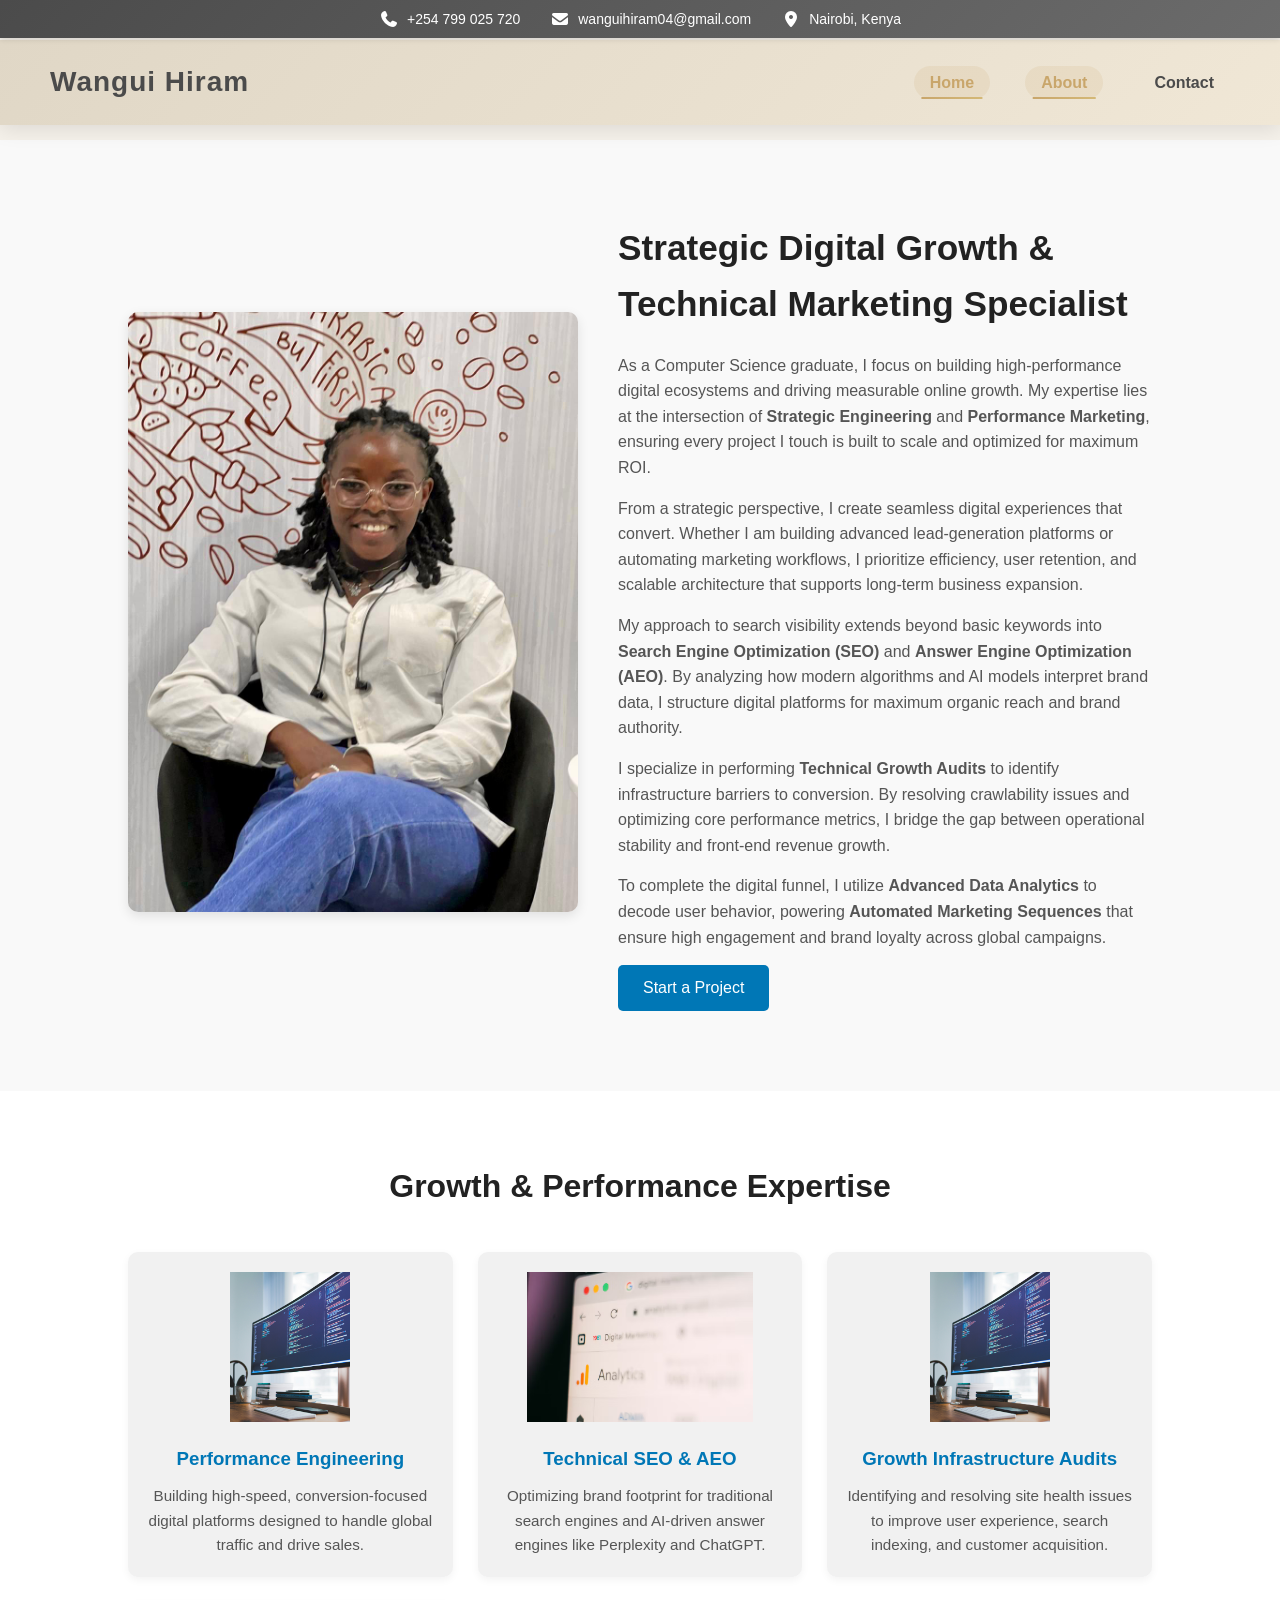
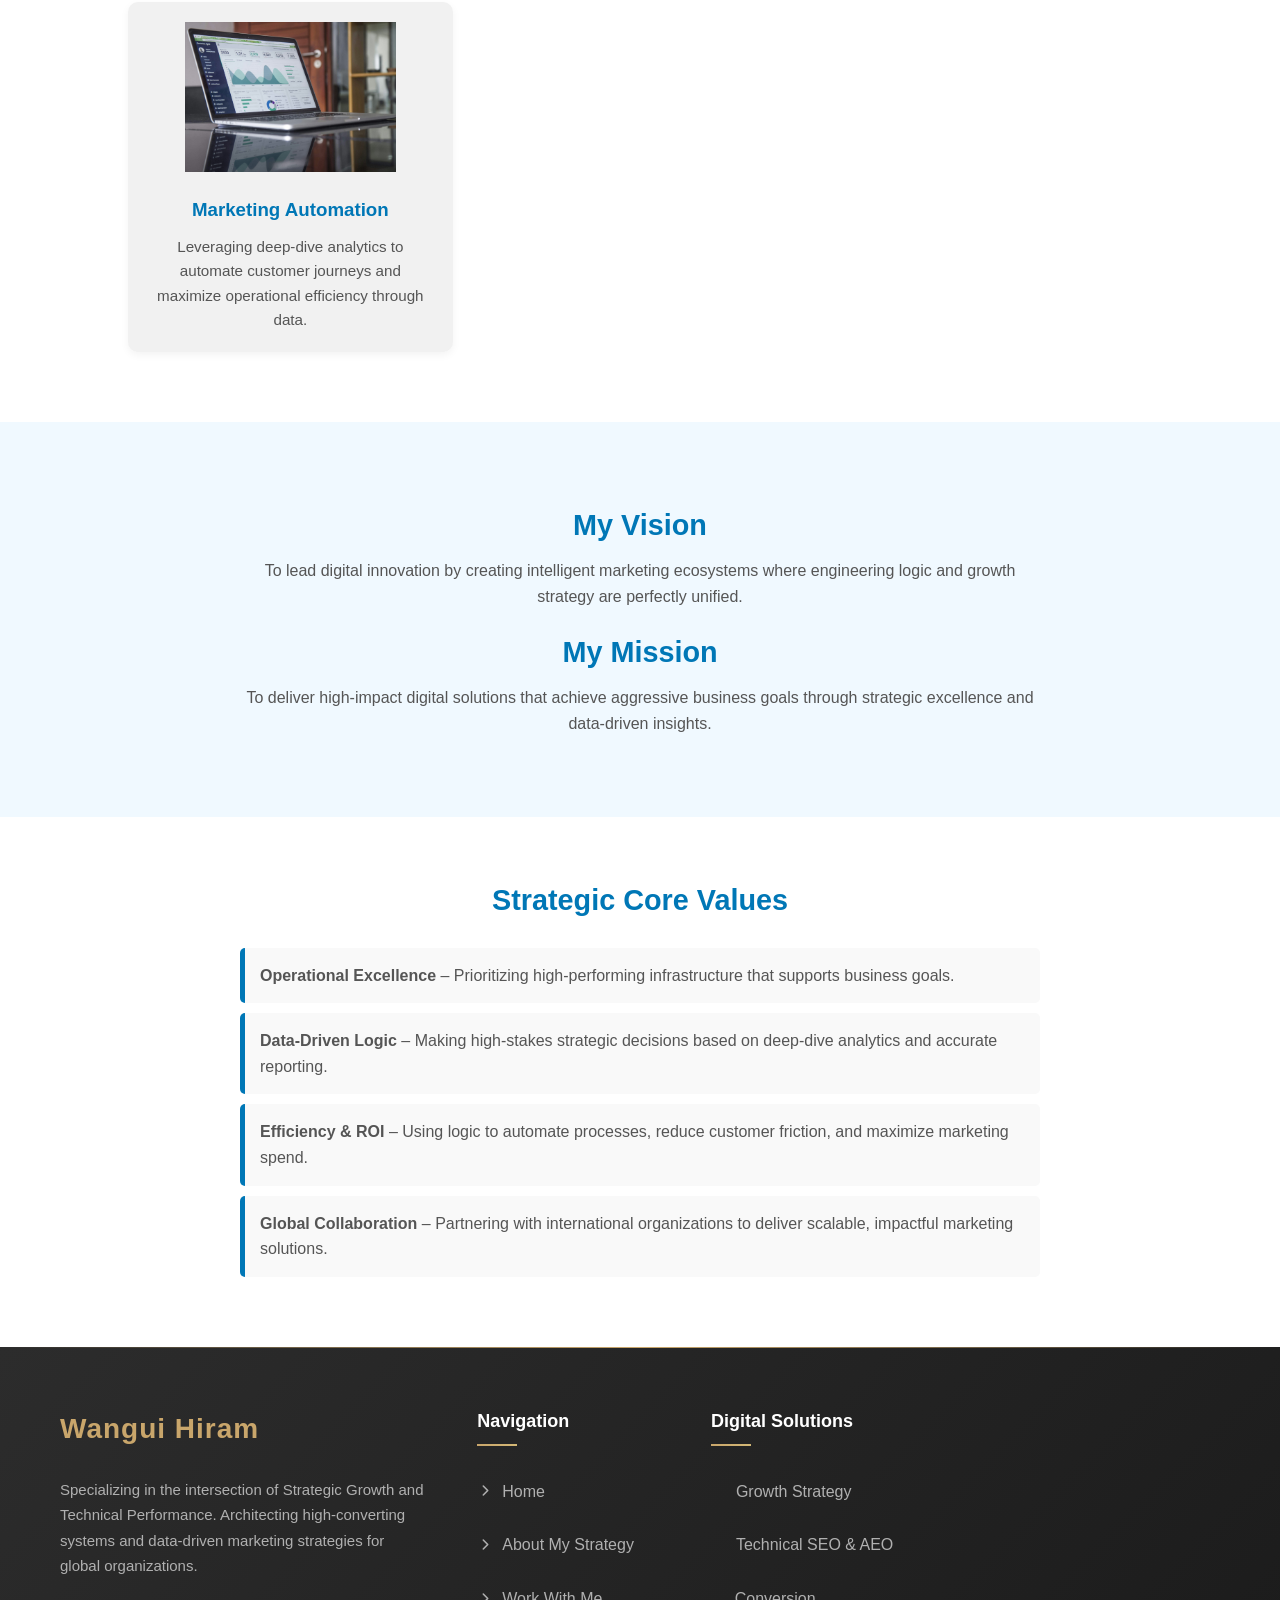
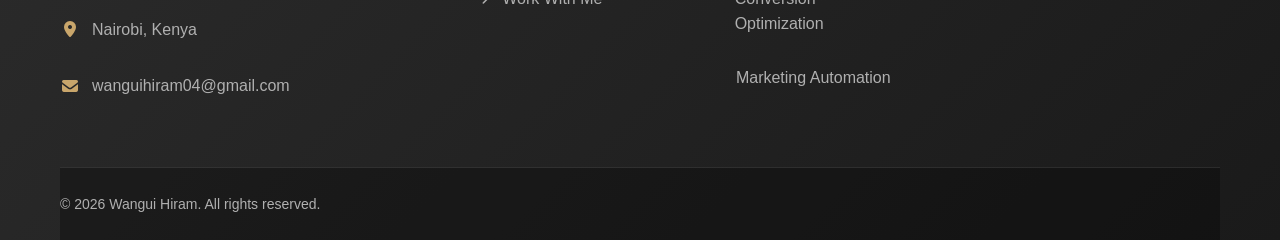
<file: about.html>
<!DOCTYPE html>
<html lang="en">
<head>
    <meta charset="UTF-8">
    <meta name="viewport" content="width=device-width, initial-scale=1.0">
    <title>About Me - Wangui Hiram</title>
        <link rel="stylesheet" href="style.css">
    <link rel="stylesheet" href="fontawesome/css/all.min.css">
    </head>
<body>

    <!-- TOP CONTACT BAR -->
    <div class="top-contact">
        <div class="contact-info">
            <div class="contact-item">
                <i class="fas fa-phone"></i>
                <a href="tel:+254712345678">+254 799 025 720</a>
            </div>
            <div class="contact-item">
                <i class="fas fa-envelope"></i>
                <a href="mailto:wanguihiram04@gmail.com">wanguihiram04@gmail.com</a>
            </div>
            <div class="contact-item">
                <i class="fas fa-map-marker-alt"></i>
                <span>Nairobi, Kenya</span>
            </div>
        </div>
    </div>

    <!-- MAIN NAVBAR -->
    <header>
        <nav class="navbar" id="navbar">
            <div class="logo">Wangui Hiram</div>
            <ul class="nav-links">
                <li><a href="index.html" class="active">Home</a></li>
                <li><a href="about.html">About</a></li>
                <!-- <li><a href="projects.html">Projects</a></li> -->
                <li><a href="contact.html">Contact</a></li>
            </ul>
            <div class="hamburger" id="hamburger">
                <i class="fas fa-bars" id="menu-open"></i>
                <i class="fas fa-times" id="menu-close"></i>
            </div>
        </nav>
    </header>

    <!-- MOBILE MENU -->
    <div class="mobile-menu" id="mobile-menu">
        <ul class="mobile-nav-links">
            <li><a href="index.html" class="active">Home</a></li>
            <li><a href="about.html">About</a></li>
            <!-- <li><a href="projects.html">Projects</a></li> -->
            <li><a href="contact.html">Contact</a></li>
        </ul>
    </div>


    <style>
        /* ===== ABOUT PAGE ===== */

/* About Section */
.about-section {
    padding: 80px 10%;
    background: #f9f9f9;
}

.about-container {
    display: flex;
    flex-wrap: wrap;
    align-items: center;
    gap: 40px;
}

.about-image img {
    width: 100%;
    max-width: 450px;
    border-radius: 10px;
    object-fit: cover;
    box-shadow: 0 4px 12px rgba(0,0,0,0.1);
}

.about-text {
    flex: 1;
    min-width: 280px;
}

.about-text h1 {
    font-size: 2.2rem;
    margin-bottom: 20px;
    color: #222;
}

.about-text p {
    line-height: 1.6;
    margin-bottom: 15px;
    color: #555;
}

.about-text .btn {
    display: inline-block;
    background: #0077b6;
    color: white;
    padding: 10px 25px;
    border-radius: 5px;
    text-decoration: none;
    transition: background 0.3s ease;
}

.about-text .btn:hover {
    background: #005f86;
}

/* ===== Skills Section in About ===== */
.about-skills {
    padding: 70px 10%;
    background: white;
    text-align: center;
}

.about-skills h2 {
    font-size: 2rem;
    margin-bottom: 40px;
    color: #222;
}

.skills-grid {
    display: grid;
    grid-template-columns: repeat(auto-fit, minmax(250px, 1fr));
    gap: 25px;
}

.skill-card {
    background: #f1f1f1;
    border-radius: 10px;
    padding: 20px;
    box-shadow: 0 3px 8px rgba(0,0,0,0.05);
    transition: transform 0.3s ease, box-shadow 0.3s ease;
}

.skill-card img {
    width: 100%;
    height: 150px;
    object-fit: contain;
    margin-bottom: 15px;
}

.skill-card h3 {
    color: #0077b6;
    margin-bottom: 10px;
}

.skill-card p {
    color: #555;
    font-size: 0.95rem;
}

.skill-card:hover {
    transform: translateY(-5px);
    box-shadow: 0 6px 15px rgba(0,0,0,0.1);
}

/* ===== Vision & Mission ===== */
.vision-mission {
    background: #f0f9ff;
    padding: 60px 10%;
    text-align: center;
}

.vision-mission h2 {
    font-size: 1.8rem;
    margin-top: 20px;
    color: #0077b6;
}

.vision-mission p {
    max-width: 800px;
    margin: 10px auto 20px;
    font-size: 1rem;
    color: #555;
}

/* ===== Core Values ===== */
.core-values {
    padding: 60px 10%;
    background: white;
}

.core-values h2 {
    font-size: 1.8rem;
    margin-bottom: 25px;
    text-align: center;
    color: #0077b6;
}

.core-values ul {
    list-style: none;
    max-width: 800px;
    margin: auto;
    padding: 0;
}

.core-values ul li {
    background: #f9f9f9;
    margin: 10px 0;
    padding: 15px;
    border-left: 5px solid #0077b6;
    border-radius: 5px;
    font-size: 1rem;
    color: #555;
}

/* ===== Responsive ===== */
@media (max-width: 768px) {
    .about-container {
        flex-direction: column;
        text-align: center;
    }

    .about-image img {
        max-width: 100%;
    }
}

    </style>


<!-- About Section -->
<section class="about-section">
    <div class="about-container">
        <div class="about-image">
            <img src="images/profile1.jpg" alt="Wangui Hiram">
        </div>
        <div class="about-text">
            <h1>Strategic Digital Growth & Technical Marketing Specialist</h1>
            <p>
                As a Computer Science graduate, I focus on building high-performance digital ecosystems and driving measurable online growth. 
                My expertise lies at the intersection of <strong>Strategic Engineering</strong> and <strong>Performance Marketing</strong>, 
                ensuring every project I touch is built to scale and optimized for maximum ROI.
            </p>
            <p>
                From a strategic perspective, I create seamless digital experiences that convert. Whether I am building advanced 
                lead-generation platforms or automating marketing workflows, I prioritize efficiency, user retention, 
                and scalable architecture that supports long-term business expansion.
            </p>
            <p>
                My approach to search visibility extends beyond basic keywords into <strong>Search Engine Optimization (SEO)</strong> 
                and <strong>Answer Engine Optimization (AEO)</strong>. By analyzing how modern algorithms and AI models interpret 
                brand data, I structure digital platforms for maximum organic reach and brand authority.
            </p>
            <p>
                I specialize in performing <strong>Technical Growth Audits</strong> to identify infrastructure barriers to conversion. 
                By resolving crawlability issues and optimizing core performance metrics, I bridge the gap between 
                operational stability and front-end revenue growth.
            </p>
            <p>
                To complete the digital funnel, I utilize <strong>Advanced Data Analytics</strong> to decode user behavior, 
                powering <strong>Automated Marketing Sequences</strong> that ensure high engagement and brand loyalty across 
                global campaigns.
            </p>
            <a href="contact.html" class="btn">Start a Project</a>
        </div>
    </div>
</section>

<section class="about-skills">
    <h2>Growth & Performance Expertise</h2>
    <div class="skills-grid">
        <div class="skill-card">
            <img src="images/software.jpg" alt="Conversion-Driven Development">
            <h3>Performance Engineering</h3>
            <p>Building high-speed, conversion-focused digital platforms designed to handle global traffic and drive sales.</p>
        </div>
        <div class="skill-card">
            <img src="images/digital.png" alt="Strategic SEO & AEO">
            <h3>Technical SEO & AEO</h3>
            <p>Optimizing brand footprint for traditional search engines and AI-driven answer engines like Perplexity and ChatGPT.</p>
        </div>
        <div class="skill-card">
            <img src="images/software.jpg" alt="Growth Infrastructure Audits">
            <h3>Growth Infrastructure Audits</h3>
            <p>Identifying and resolving site health issues to improve user experience, search indexing, and customer acquisition.</p>
        </div>
        <div class="skill-card">
            <img src="images/data.jpg" alt="Marketing Automation">
            <h3>Marketing Automation</h3>
            <p>Leveraging deep-dive analytics to automate customer journeys and maximize operational efficiency through data.</p>
        </div>
    </div>
</section>

<section class="vision-mission">
    <div class="container">
        <h2>My Vision</h2>
        <p>To lead digital innovation by creating intelligent marketing ecosystems where engineering logic and growth strategy are perfectly unified.</p>
        <h2>My Mission</h2>
        <p>To deliver high-impact digital solutions that achieve aggressive business goals through strategic excellence and data-driven insights.</p>
    </div>
</section>

<section class="core-values">
    <div class="container">
        <h2>Strategic Core Values</h2>
        <ul>
            <li><b>Operational Excellence</b> – Prioritizing high-performing infrastructure that supports business goals.</li>
            <li><b>Data-Driven Logic</b> – Making high-stakes strategic decisions based on deep-dive analytics and accurate reporting.</li>
            <li><b>Efficiency & ROI</b> – Using logic to automate processes, reduce customer friction, and maximize marketing spend.</li>
            <li><b>Global Collaboration</b> – Partnering with international organizations to deliver scalable, impactful marketing solutions.</li>
        </ul>
    </div>
</section>


    <!-- PREMIUM FOOTER -->
<footer class="footer">
    <div class="footer-container">
        <div class="footer-content">
            <div class="footer-section about">
                <h3 class="footer-logo">Wangui Hiram</h3>
                <p class="footer-desc">
                    Specializing in the intersection of Strategic Growth and Technical Performance. 
                    Architecting high-converting systems and data-driven marketing strategies 
                    for global organizations.
                </p>
                <div class="footer-contact">
                    <div class="contact-item">
                        <i class="fas fa-map-marker-alt"></i>
                        <span>Nairobi, Kenya</span>
                    </div>
                    <div class="contact-item">
                        <i class="fas fa-envelope"></i>
                        <a href="mailto:wanguihiram04@gmail.com">wanguihiram04@gmail.com</a>
                    </div>
                </div>
            </div>

            <div class="footer-section links">
                <h4 class="section-title">Navigation</h4>
                <ul class="footer-links">
                    <li><a href="index.html"><i class="fas fa-chevron-right"></i>Home</a></li>
                    <li><a href="about.html"><i class="fas fa-chevron-right"></i>About My Strategy</a></li>
                    <li><a href="contact.html"><i class="fas fa-chevron-right"></i>Work With Me</a></li>
                </ul>
            </div>

            <div class="footer-section services">
                <h4 class="section-title">Digital Solutions</h4>
                <ul class="footer-links">
                    <li><a href="#"><i class="- "></i>Growth Strategy</a></li>
                    <li><a href="#"><i class="- "></i>Technical SEO & AEO</a></li>
                    <li><a href="#"><i class="- "></i>Conversion Optimization</a></li>
                    <li><a href="#"><i class="- "></i>Marketing Automation</a></li>
                </ul>
            </div>
        </div>

        <div class="footer-bottom">
            <div class="footer-bottom-content">
                <p class="copyright">
                    &copy; <span id="currentYear">2026</span> Wangui Hiram. All rights reserved. 
                </p>
            </div>
        </div>
    </div>

    <div class="back-to-top" id="backToTop">
        <i class="fas fa-chevron-up"></i>
    </div>
</footer>

   <script>
        // Mobile menu toggle functionality
        const hamburger = document.getElementById('hamburger');
        const mobileMenu = document.getElementById('mobile-menu');
        const menuOpen = document.getElementById('menu-open');
        const menuClose = document.getElementById('menu-close');

        hamburger.addEventListener('click', function() {
            mobileMenu.classList.toggle('active');
            
            if (mobileMenu.classList.contains('active')) {
                menuOpen.style.display = 'none';
                menuClose.style.display = 'block';
            } else {
                menuOpen.style.display = 'block';
                menuClose.style.display = 'none';
            }
        });

        // Close mobile menu when clicking on a link
        const mobileNavLinks = document.querySelectorAll('.mobile-nav-links a');
        mobileNavLinks.forEach(link => {
            link.addEventListener('click', () => {
                mobileMenu.classList.remove('active');
                menuOpen.style.display = 'block';
                menuClose.style.display = 'none';
            });
        });

        // Close mobile menu when clicking outside
        document.addEventListener('click', function(event) {
            if (!hamburger.contains(event.target) && !mobileMenu.contains(event.target)) {
                mobileMenu.classList.remove('active');
                menuOpen.style.display = 'block';
                menuClose.style.display = 'none';
            }
        });

        // Add scrolled class to navbar for backdrop blur effect
        const navbar = document.getElementById('navbar');
        window.addEventListener('scroll', function() {
            if (window.scrollY > 50) {
                navbar.classList.add('scrolled');
            } else {
                navbar.classList.remove('scrolled');
            }
        });

        // Smooth scrolling for anchor links
        document.querySelectorAll('a[href^="#"]').forEach(anchor => {
            anchor.addEventListener('click', function (e) {
                e.preventDefault();
                const target = document.querySelector(this.getAttribute('href'));
                if (target) {
                    target.scrollIntoView({
                        behavior: 'smooth',
                        block: 'start'
                    });
                }
            });
        });

        // Active navigation highlighting
        const navLinks = document.querySelectorAll('.nav-links a, .mobile-nav-links a');
        const currentPage = window.location.pathname.split('/').pop() || 'index.html';

        navLinks.forEach(link => {
            if (link.getAttribute('href') === currentPage) {
                link.classList.add('active');
            }
        });

        // Footer functionality
        // Current year update
        document.getElementById('currentYear').textContent = new Date().getFullYear();

        // Newsletter form submission
        const newsletterForm = document.getElementById('newsletterForm');
        newsletterForm.addEventListener('submit', function(e) {
            e.preventDefault();
            const email = this.querySelector('input[type="email"]').value;
            
            // Simple validation
            if (email) {
                // Simulate form submission
                const button = this.querySelector('button');
                const originalHTML = button.innerHTML;
                button.innerHTML = '<i class="fas fa-check"></i>';
                button.style.background = 'linear-gradient(135deg, #28a745, #20c997)';
                
                setTimeout(() => {
                    button.innerHTML = originalHTML;
                    button.style.background = 'linear-gradient(135deg, #C9A66B, #D4B876)';
                    this.reset();
                }, 2000);
                
                // You can add actual form submission logic here
                console.log('Newsletter subscription:', email);
            }
        });

        // Back to top functionality
        const backToTop = document.getElementById('backToTop');
        
        window.addEventListener('scroll', function() {
            if (window.scrollY > 300) {
                backToTop.classList.add('visible');
            } else {
                backToTop.classList.remove('visible');
            }
        });

        backToTop.addEventListener('click', function() {
            window.scrollTo({
                top: 0,
                behavior: 'smooth'
            });
        });

        // Social link hover effects
        const socialLinks = document.querySelectorAll('.social-link');
        socialLinks.forEach(link => {
            link.addEventListener('mouseenter', function() {
                this.style.transform = 'translateY(-3px) scale(1.1) rotate(5deg)';
            });
            
            link.addEventListener('mouseleave', function() {
                this.style.transform = 'translateY(0) scale(1) rotate(0deg)';
            });
        });

        // Footer contact links click tracking (optional)
        const footerContactLinks = document.querySelectorAll('.footer-contact a');
        footerContactLinks.forEach(link => {
            link.addEventListener('click', function(e) {
                // Add analytics or tracking here if needed
                console.log('Footer contact clicked:', this.textContent);
            });
        });
    </script>
</body>
</html>
</file>
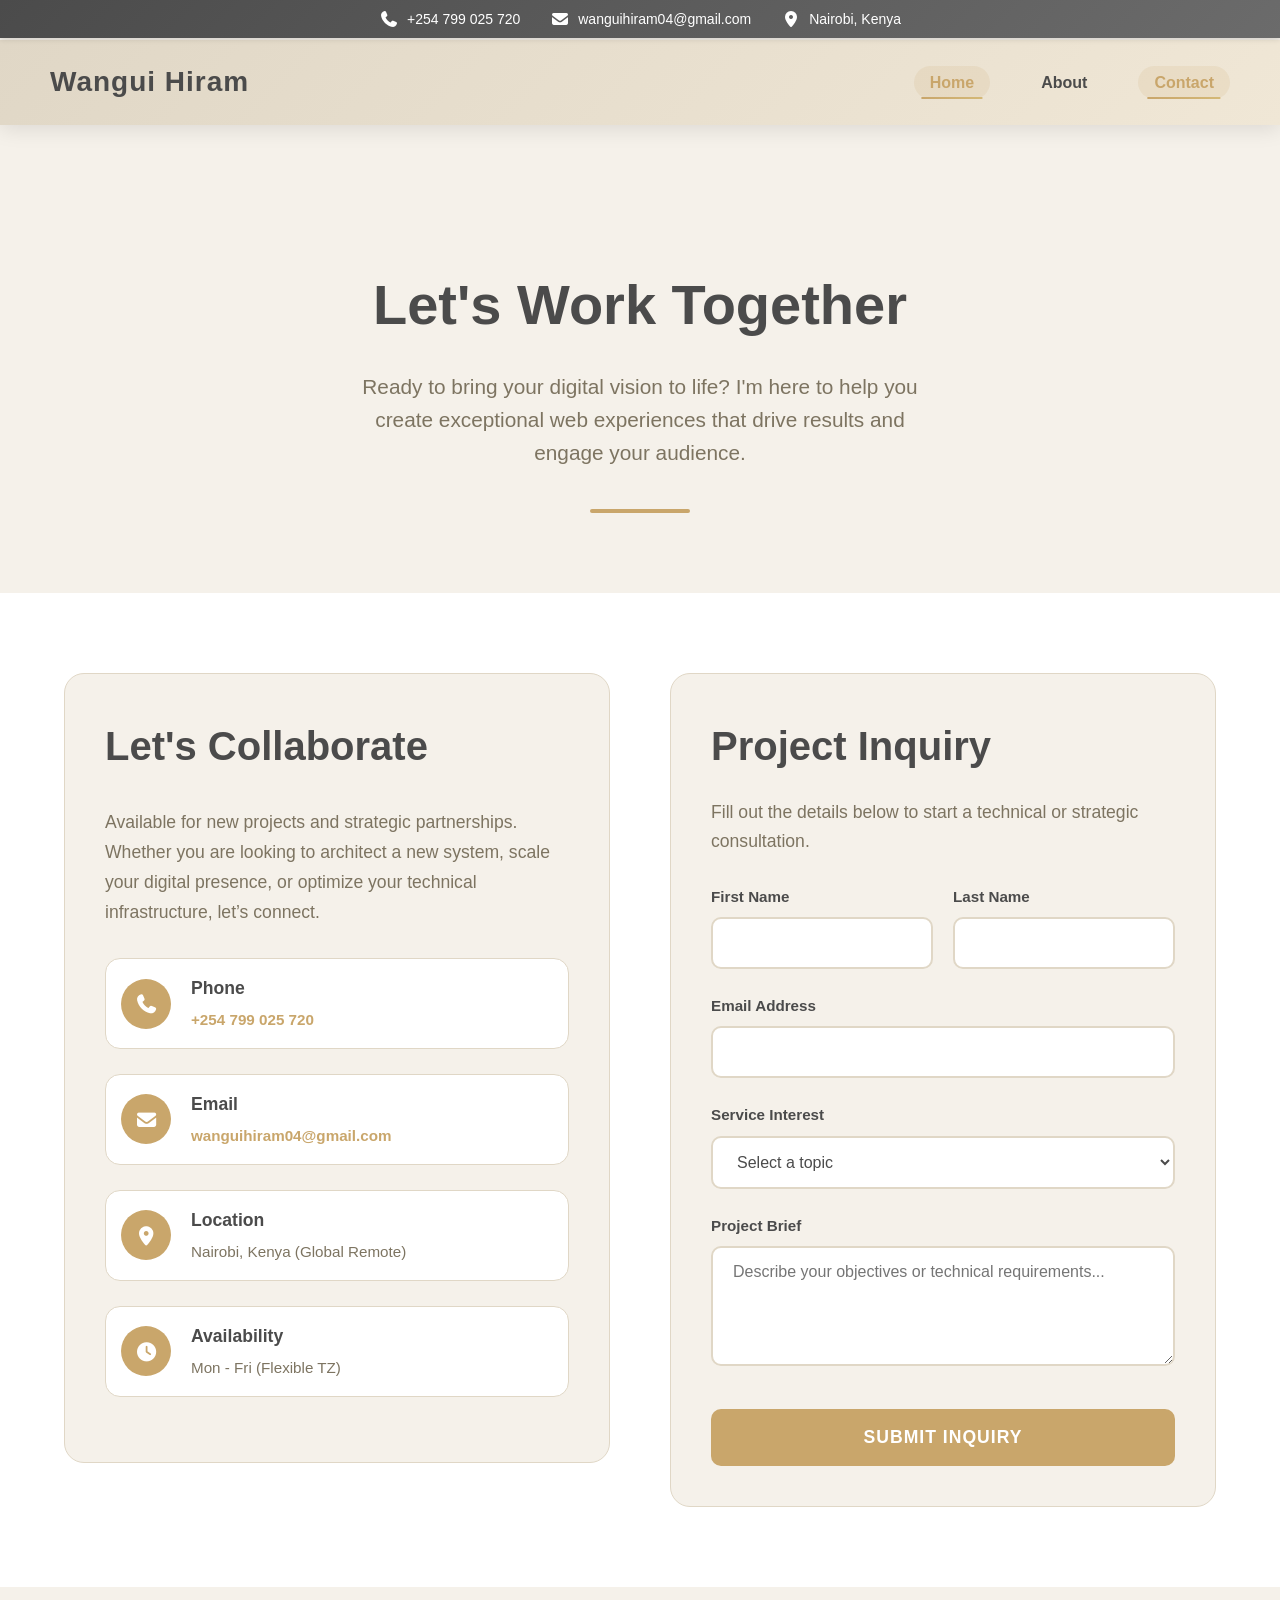
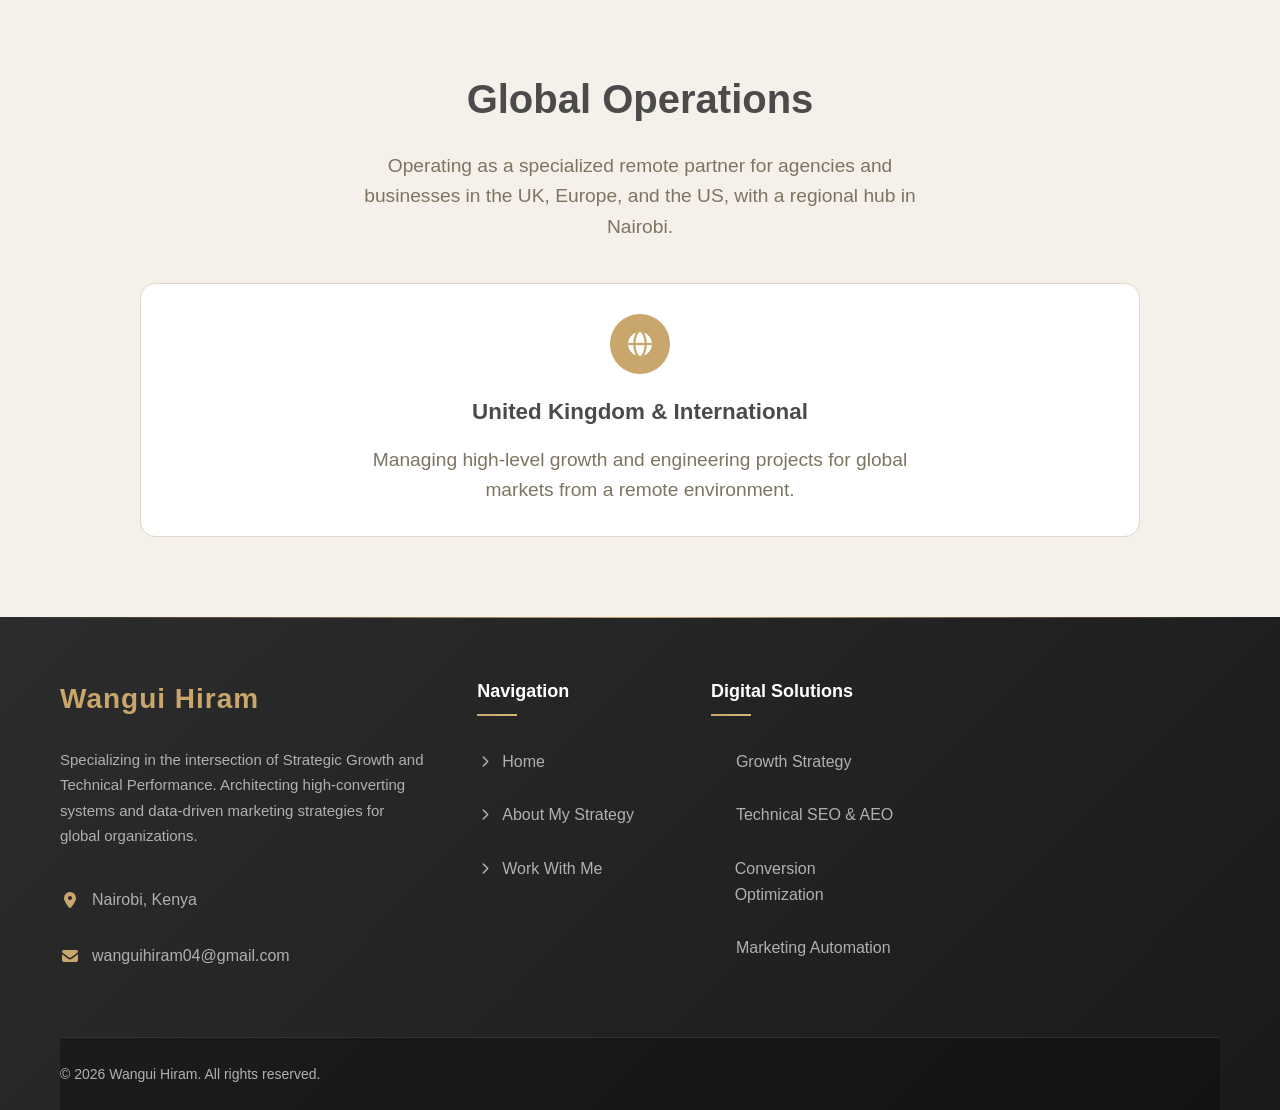
<file: contact.html>
<!DOCTYPE html>
<html lang="en">
<head>
    <meta charset="UTF-8">
    <meta name="viewport" content="width=device-width, initial-scale=1.0">
    <title>Contact | Wangui Hiram</title>
    <link rel="stylesheet" href="style.css">
    <link rel="stylesheet" href="fontawesome/css/all.min.css">

</head>
<body>
    <!-- TOP CONTACT BAR -->
    <div class="top-contact">
        <div class="contact-info">
            <div class="contact-item">
                <i class="fas fa-phone"></i>
                <a href="tel:+254712345678">+254 799 025 720</a>
            </div>
            <div class="contact-item">
                <i class="fas fa-envelope"></i>
                <a href="mailto:wanguihiram04@gmail.com">wanguihiram04@gmail.com</a>
            </div>
            <div class="contact-item">
                <i class="fas fa-map-marker-alt"></i>
                <span>Nairobi, Kenya</span>
            </div>
        </div>
    </div>

    <!-- MAIN NAVBAR -->
    <header>
        <nav class="navbar" id="navbar">
            <div class="logo">Wangui Hiram</div>
            <ul class="nav-links">
                <li><a href="index.html" class="active">Home</a></li>
                <li><a href="about.html">About</a></li>
                <!-- <li><a href="projects.html">Projects</a></li> -->
                <li><a href="contact.html">Contact</a></li>
            </ul>
            <div class="hamburger" id="hamburger">
                <i class="fas fa-bars" id="menu-open"></i>
                <i class="fas fa-times" id="menu-close"></i>
            </div>
        </nav>
    </header>

    <!-- MOBILE MENU -->
    <div class="mobile-menu" id="mobile-menu">
        <ul class="mobile-nav-links">
            <li><a href="index.html" class="active">Home</a></li>
            <li><a href="about.html">About</a></li>
            <!-- <li><a href="projects.html">Projects</a></li> -->
            <li><a href="contact.html">Contact</a></li>
        </ul>
    </div>

    <style>
/* Contact Section */
.contact-hero {
    background: #F5F1EA;
    padding: 120px 5% 80px;
    text-align: center;
}

.contact-hero h1 {
    font-size: 3.5rem;
    color: #4B4B4B;
    margin-bottom: 20px;
    font-weight: 700;
}

.contact-hero p {
    font-size: 1.3rem;
    color: #7D7461;
    max-width: 600px;
    margin: 0 auto 40px;
    line-height: 1.6;
}

.contact-hero::after {
    content: '';
    display: block;
    width: 100px;
    height: 4px;
    background: #C9A66B;
    margin: 0 auto;
    border-radius: 2px;
}

.contact-main {
    background: #fff;
    padding: 80px 5%;
}

.contact-container {
    max-width: 1200px;
    margin: 0 auto;
    display: grid;
    grid-template-columns: 1fr 1fr;
    gap: 60px;
    align-items: start;
}

.contact-details {
    padding: 40px;
    background: #F5F1EA;
    border-radius: 20px;
    border: 1px solid #E0D7C6;
}

.contact-details h2 {
    font-size: 2.5rem;
    color: #4B4B4B;
    margin-bottom: 30px;
    font-weight: 700;
}

.contact-details p {
    color: #7D7461;
    font-size: 1.1rem;
    line-height: 1.7;
    margin-bottom: 30px;
}

.communication-methods {
    list-style: none;
    padding: 0;
}

.communication-methods li {
    margin-bottom: 25px;
    display: flex;
    align-items: center;
    gap: 20px;
    padding: 15px;
    background: #fff;
    border-radius: 15px;
    border: 1px solid #E0D7C6;
    transition: all 0.3s ease;
}

.communication-methods li:hover {
    transform: translateX(10px);
    box-shadow: 0 10px 25px rgba(203, 166, 107, 0.15);
}

.communication-methods .method-icon {
    width: 50px;
    height: 50px;
    background: #C9A66B;
    color: white;
    border-radius: 50%;
    display: flex;
    align-items: center;
    justify-content: center;
    font-size: 1.2rem;
    flex-shrink: 0;
}

.communication-methods .method-info h4 {
    color: #4B4B4B;
    margin: 0 0 5px 0;
    font-size: 1.1rem;
    font-weight: 600;
}

.communication-methods .method-info p {
    color: #7D7461;
    margin: 0;
    font-size: 0.95rem;
}

.communication-methods .method-info a {
    color: #C9A66B;
    text-decoration: none;
    font-weight: 600;
}

.communication-methods .method-info a:hover {
    color: #7D7461;
}

.social-networks {
    margin-top: 40px;
    display: flex;
    gap: 15px;
}

.social-networks a {
    width: 50px;
    height: 50px;
    background: #C9A66B;
    color: white;
    border-radius: 50%;
    display: flex;
    align-items: center;
    justify-content: center;
    text-decoration: none;
    transition: all 0.3s ease;
    font-size: 1.2rem;
}

.social-networks a:hover {
    background: #7D7461;
    transform: translateY(-5px);
    box-shadow: 0 10px 20px rgba(203, 166, 107, 0.3);
}

.message-form {
    background: #F5F1EA;
    padding: 40px;
    border-radius: 20px;
    border: 1px solid #E0D7C6;
}

.message-form h2 {
    font-size: 2.5rem;
    color: #4B4B4B;
    margin-bottom: 20px;
    font-weight: 700;
}

.message-form .form-subtitle {
    color: #7D7461;
    font-size: 1.1rem;
    margin-bottom: 30px;
    line-height: 1.6;
}

.form-group {
    margin-bottom: 25px;
}

.form-group label {
    display: block;
    margin-bottom: 8px;
    color: #4B4B4B;
    font-weight: 600;
    font-size: 0.95rem;
}

.form-group input,
.form-group textarea,
.form-group select {
    width: 100%;
    padding: 15px 20px;
    border: 2px solid #E0D7C6;
    border-radius: 10px;
    background: #fff;
    color: #4B4B4B;
    font-size: 1rem;
    transition: all 0.3s ease;
    font-family: inherit;
}

.form-group input:focus,
.form-group textarea:focus,
.form-group select:focus {
    outline: none;
    border-color: #C9A66B;
    box-shadow: 0 0 0 3px rgba(203, 166, 107, 0.1);
}

.form-group textarea {
    resize: vertical;
    min-height: 120px;
}

.form-row {
    display: grid;
    grid-template-columns: 1fr 1fr;
    gap: 20px;
}

.submit-btn {
    width: 100%;
    padding: 18px;
    background: #C9A66B;
    color: white;
    border: none;
    border-radius: 10px;
    font-size: 1.1rem;
    font-weight: 600;
    cursor: pointer;
    transition: all 0.3s ease;
    text-transform: uppercase;
    letter-spacing: 1px;
    margin-top: 10px;
}

.submit-btn:hover {
    background: #7D7461;
    transform: translateY(-3px);
    box-shadow: 0 15px 30px rgba(203, 166, 107, 0.3);
}

.success-message {
    background: #C9A66B;
    color: white;
    padding: 15px;
    border-radius: 10px;
    margin-bottom: 20px;
    text-align: center;
    display: none;
}

.whatsapp-float {
    position: fixed;
    width: 60px;
    height: 60px;
    bottom: 40px;
    right: 40px;
    background-color: #25d366;
    color: #fff;
    border-radius: 50px;
    text-align: center;
    font-size: 30px;
    box-shadow: 2px 2px 3px rgba(0, 0, 0, 0.3);
    z-index: 100;
    text-decoration: none;
    display: flex;
    align-items: center;
    justify-content: center;
    transition: all 0.3s ease;
    animation: pulse 2s infinite;
}

.whatsapp-float:hover {
    transform: scale(1.1);
}

@keyframes pulse {
    0% {
        box-shadow: 0 0 0 0 rgba(37, 211, 102, 0.7);
    }
    70% {
        box-shadow: 0 0 0 10px rgba(37, 211, 102, 0);
    }
    100% {
        box-shadow: 0 0 0 0 rgba(37, 211, 102, 0);
    }
}

.location-section {
    background: #F5F1EA;
    padding: 80px 5%;
    text-align: center;
}

.location-section h2 {
    font-size: 2.5rem;
    color: #4B4B4B;
    margin-bottom: 20px;
    font-weight: 700;
}

.location-section p {
    color: #7D7461;
    font-size: 1.2rem;
    margin-bottom: 40px;
    max-width: 600px;
    margin-left: auto;
    margin-right: auto;
}

.location-info {
    display: grid;
    grid-template-columns: repeat(auto-fit, minmax(300px, 1fr));
    gap: 30px;
    max-width: 1000px;
    margin: 0 auto;
}

.location-card {
    background: white;
    padding: 30px;
    border-radius: 15px;
    border: 1px solid #E0D7C6;
    transition: all 0.3s ease;
}

.location-card:hover {
    transform: translateY(-5px);
    box-shadow: 0 15px 35px rgba(203, 166, 107, 0.15);
}

.location-card .icon {
    width: 60px;
    height: 60px;
    background: #C9A66B;
    color: white;
    border-radius: 50%;
    display: flex;
    align-items: center;
    justify-content: center;
    font-size: 1.5rem;
    margin: 0 auto 20px;
}

.location-card h3 {
    color: #4B4B4B;
    font-size: 1.4rem;
    margin-bottom: 15px;
    font-weight: 600;
}

.location-card p {
    color: #7D7461;
    line-height: 1.6;
    margin-bottom: 0;
}

/* Mobile Responsive */
@media (max-width: 768px) {
    .contact-hero h1 {
        font-size: 2.5rem;
    }
    
    .contact-hero p {
        font-size: 1.1rem;
    }
    
    .contact-container {
        grid-template-columns: 1fr;
        gap: 40px;
    }
    
    .contact-details,
    .message-form {
        padding: 25px;
    }
    
    .contact-details h2,
    .message-form h2 {
        font-size: 2rem;
    }
    
    .form-row {
        grid-template-columns: 1fr;
        gap: 15px;
    }
    
    .communication-methods li {
        padding: 12px;
    }
    
    .whatsapp-float {
        width: 55px;
        height: 55px;
        bottom: 25px;
        right: 25px;
        font-size: 25px;
    }
    
    .location-section {
        padding: 50px 5%;
    }
    
    .location-section h2 {
        font-size: 2rem;
    }
    
    .location-info {
        grid-template-columns: 1fr;
        gap: 20px;
    }
    
    .location-card {
        padding: 20px;
    }
}

@media (max-width: 480px) {
    .contact-hero {
        padding: 80px 5% 60px;
    }
    
    .contact-hero h1 {
        font-size: 2rem;
    }
    
    .contact-main {
        padding: 50px 5%;
    }
    
    .contact-details h2,
    .message-form h2 {
        font-size: 1.8rem;
    }
    
    .social-networks {
        justify-content: center;
    }
}
    </style>

    <!-- CONTACT HERO -->
    <section class="contact-hero">
        <h1>Let's Work Together</h1>
        <p>Ready to bring your digital vision to life? I'm here to help you create exceptional web experiences that drive results and engage your audience.</p>
    </section>

    <!-- MAIN CONTACT SECTION -->
 <section class="contact-main">
    <div class="contact-container">
        <div class="contact-details">
            <h2>Let's Collaborate</h2>
            <p>Available for new projects and strategic partnerships. Whether you are looking to architect a new system, scale your digital presence, or optimize your technical infrastructure, let’s connect.</p>
            
            <ul class="communication-methods">
                <li>
                    <div class="method-icon"><i class="fas fa-phone"></i></div>
                    <div class="method-info">
                        <h4>Phone</h4>
                        <p><a href="tel:+254799025720">+254 799 025 720</a></p>
                    </div>
                </li>
                
                <li>
                    <div class="method-icon"><i class="fas fa-envelope"></i></div>
                    <div class="method-info">
                        <h4>Email</h4>
                        <p><a href="mailto:wanguihiram04@gmail.com">wanguihiram04@gmail.com</a></p>
                    </div>
                </li>
                
                <li>
                    <div class="method-icon"><i class="fas fa-map-marker-alt"></i></div>
                    <div class="method-info">
                        <h4>Location</h4>
                        <p>Nairobi, Kenya (Global Remote)</p>
                    </div>
                </li>
                
                <li>
                    <div class="method-icon"><i class="fas fa-clock"></i></div>
                    <div class="method-info">
                        <h4>Availability</h4>
                        <p>Mon - Fri (Flexible TZ)</p>
                    </div>
                </li>
            </ul>
        </div>

        <div class="message-form">
            <h2>Project Inquiry</h2>
            <p class="form-subtitle">Fill out the details below to start a technical or strategic consultation.</p>

            <form id="contactForm">
                <div class="form-row">
                    <div class="form-group">
                        <label for="firstName">First Name</label>
                        <input type="text" id="firstName" name="firstName" required>
                    </div>
                    <div class="form-group">
                        <label for="lastName">Last Name</label>
                        <input type="text" id="lastName" name="lastName" required>
                    </div>
                </div>

                <div class="form-group">
                    <label for="email">Email Address</label>
                    <input type="email" id="email" name="email" required>
                </div>

                <div class="form-group">
                    <label for="subject">Service Interest</label>
                    <select id="subject" name="subject" required>
                        <option value="">Select a topic</option>
                        <option value="software">Software Engineering</option>
                        <option value="seo">Technical SEO & AEO</option>
                        <option value="automation">Process Automation</option>
                        <option value="analytics">Growth Analytics</option>
                        <option value="ld">Learning & Development</option>
                        <option value="other">General Inquiry</option>
                    </select>
                </div>

                <div class="form-group">
                    <label for="message">Project Brief</label>
                    <textarea id="message" name="message" placeholder="Describe your objectives or technical requirements..." required></textarea>
                </div>

                <button type="submit" class="submit-btn">Submit Inquiry</button>
            </form>

            <div class="success-message" id="successMessage">
                Inquiry successfully sent. Expect a response shortly.
            </div>
        </div>
    </div>
</section>

<section class="location-section">
    <h2>Global Operations</h2>
    <p>Operating as a specialized remote partner for agencies and businesses in the UK, Europe, and the US, with a regional hub in Nairobi.</p>

    <div class="location-info">
        <div class="location-card">
            <div class="icon"><i class="fas fa-globe"></i></div>
            <h3>United Kingdom & International</h3>
            <p>Managing high-level growth and engineering projects for global markets from a remote environment.</p>
        </div>
    </div>
</section>

    <!-- PREMIUM FOOTER -->
<footer class="footer">
    <div class="footer-container">
        <div class="footer-content">
            <div class="footer-section about">
                <h3 class="footer-logo">Wangui Hiram</h3>
                <p class="footer-desc">
                    Specializing in the intersection of Strategic Growth and Technical Performance. 
                    Architecting high-converting systems and data-driven marketing strategies 
                    for global organizations.
                </p>
                <div class="footer-contact">
                    <div class="contact-item">
                        <i class="fas fa-map-marker-alt"></i>
                        <span>Nairobi, Kenya</span>
                    </div>
                    <div class="contact-item">
                        <i class="fas fa-envelope"></i>
                        <a href="mailto:wanguihiram04@gmail.com">wanguihiram04@gmail.com</a>
                    </div>
                </div>
            </div>

            <div class="footer-section links">
                <h4 class="section-title">Navigation</h4>
                <ul class="footer-links">
                    <li><a href="index.html"><i class="fas fa-chevron-right"></i>Home</a></li>
                    <li><a href="about.html"><i class="fas fa-chevron-right"></i>About My Strategy</a></li>
                    <li><a href="contact.html"><i class="fas fa-chevron-right"></i>Work With Me</a></li>
                </ul>
            </div>

            <div class="footer-section services">
                <h4 class="section-title">Digital Solutions</h4>
                <ul class="footer-links">
                    <li><a href="#"><i class="- "></i>Growth Strategy</a></li>
                    <li><a href="#"><i class="- "></i>Technical SEO & AEO</a></li>
                    <li><a href="#"><i class="- "></i>Conversion Optimization</a></li>
                    <li><a href="#"><i class="- "></i>Marketing Automation</a></li>
                </ul>
            </div>
        </div>

        <div class="footer-bottom">
            <div class="footer-bottom-content">
                <p class="copyright">
                    &copy; <span id="currentYear">2026</span> Wangui Hiram. All rights reserved. 
                </p>
            </div>
        </div>
    </div>

    <div class="back-to-top" id="backToTop">
        <i class="fas fa-chevron-up"></i>
    </div>
</footer>


   <script>
        // Mobile menu toggle functionality
        const hamburger = document.getElementById('hamburger');
        const mobileMenu = document.getElementById('mobile-menu');
        const menuOpen = document.getElementById('menu-open');
        const menuClose = document.getElementById('menu-close');

        hamburger.addEventListener('click', function() {
            mobileMenu.classList.toggle('active');
            
            if (mobileMenu.classList.contains('active')) {
                menuOpen.style.display = 'none';
                menuClose.style.display = 'block';
            } else {
                menuOpen.style.display = 'block';
                menuClose.style.display = 'none';
            }
        });

        // Close mobile menu when clicking on a link
        const mobileNavLinks = document.querySelectorAll('.mobile-nav-links a');
        mobileNavLinks.forEach(link => {
            link.addEventListener('click', () => {
                mobileMenu.classList.remove('active');
                menuOpen.style.display = 'block';
                menuClose.style.display = 'none';
            });
        });

        // Close mobile menu when clicking outside
        document.addEventListener('click', function(event) {
            if (!hamburger.contains(event.target) && !mobileMenu.contains(event.target)) {
                mobileMenu.classList.remove('active');
                menuOpen.style.display = 'block';
                menuClose.style.display = 'none';
            }
        });

        // Add scrolled class to navbar for backdrop blur effect
        const navbar = document.getElementById('navbar');
        window.addEventListener('scroll', function() {
            if (window.scrollY > 50) {
                navbar.classList.add('scrolled');
            } else {
                navbar.classList.remove('scrolled');
            }
        });

        // Smooth scrolling for anchor links
        document.querySelectorAll('a[href^="#"]').forEach(anchor => {
            anchor.addEventListener('click', function (e) {
                e.preventDefault();
                const target = document.querySelector(this.getAttribute('href'));
                if (target) {
                    target.scrollIntoView({
                        behavior: 'smooth',
                        block: 'start'
                    });
                }
            });
        });

        // Active navigation highlighting
        const navLinks = document.querySelectorAll('.nav-links a, .mobile-nav-links a');
        const currentPage = window.location.pathname.split('/').pop() || 'index.html';

        navLinks.forEach(link => {
            if (link.getAttribute('href') === currentPage) {
                link.classList.add('active');
            }
        });

        // Footer functionality
        // Current year update
        document.getElementById('currentYear').textContent = new Date().getFullYear();

        // Newsletter form submission
        const newsletterForm = document.getElementById('newsletterForm');
        if (newsletterForm) {
            newsletterForm.addEventListener('submit', function(e) {
                e.preventDefault();
                const email = this.querySelector('input[type="email"]').value;
                
                // Simple validation
                if (email) {
                    // Simulate form submission
                    const button = this.querySelector('button');
                    const originalHTML = button.innerHTML;
                    button.innerHTML = '<i class="fas fa-check"></i>';
                    button.style.background = 'linear-gradient(135deg, #28a745, #20c997)';
                    
                    setTimeout(() => {
                        button.innerHTML = originalHTML;
                        button.style.background = 'linear-gradient(135deg, #C9A66B, #D4B876)';
                        this.reset();
                    }, 2000);
                    
                    // You can add actual form submission logic here
                    console.log('Newsletter subscription:', email);
                }
            });
        }

        // Back to top functionality
        const backToTop = document.getElementById('backToTop');
        
        window.addEventListener('scroll', function() {
            if (window.scrollY > 300) {
                backToTop.classList.add('visible');
            } else {
                backToTop.classList.remove('visible');
            }
        });

        backToTop.addEventListener('click', function() {
            window.scrollTo({
                top: 0,
                behavior: 'smooth'
            });
        });

        // Social link hover effects
        const socialLinks = document.querySelectorAll('.social-link');
        socialLinks.forEach(link => {
            link.addEventListener('mouseenter', function() {
                this.style.transform = 'translateY(-3px) scale(1.1) rotate(5deg)';
            });
            
            link.addEventListener('mouseleave', function() {
                this.style.transform = 'translateY(0) scale(1) rotate(0deg)';
            });
        });

        // Footer contact links click tracking (optional)
        const footerContactLinks = document.querySelectorAll('.footer-contact a');
        footerContactLinks.forEach(link => {
            link.addEventListener('click', function(e) {
                // Add analytics or tracking here if needed
                console.log('Footer contact clicked:', this.textContent);
            });
        });

        // Contact form submission
        const contactForm = document.getElementById('contactForm');
        const successMessage = document.getElementById('successMessage');

        contactForm.addEventListener('submit', function(e) {
            e.preventDefault();
            
            // Get form data
            const formData = new FormData(this);
            const firstName = formData.get('firstName');
            const lastName = formData.get('lastName');
            const email = formData.get('email');
            const subject = formData.get('subject');
            const message = formData.get('message');

            // Simple validation
            if (firstName && lastName && email && subject && message) {
                // Show success message
                successMessage.style.display = 'block';
                
                // Simulate form submission
                const submitBtn = this.querySelector('.submit-btn');
                const originalHTML = submitBtn.innerHTML;
                submitBtn.innerHTML = '<i class="fas fa-check"></i> SENT!';
                submitBtn.style.background = '#28a745';
                
                // Reset form after delay
                setTimeout(() => {
                    this.reset();
                    successMessage.style.display = 'none';
                    submitBtn.innerHTML = originalHTML;
                    submitBtn.style.background = '#C9A66B';
                }, 3000);

                // You can add actual form submission logic here
                console.log('Contact form submitted:', {
                    firstName,
                    lastName,
                    email,
                    subject,
                    message
                });
            }
        });
    </script>
</body>
</html>
</file>
<file: style.css>
/* ================== GENERAL STYLES ================== */
        * {
            box-sizing: border-box;
            margin: 0;
            padding: 0;
            font-family: 'Segoe UI', Tahoma, Geneva, Verdana, sans-serif;
        }

        body {
            background-color: #F5F1EA;
            color: #4B4B4B;
            line-height: 1.6;
            padding-top: 140px; /* Space for fixed header */
        }
  * {
            margin: 0;
            padding: 0;
            box-sizing: border-box;
        }

        body {
            font-family: 'Arial', sans-serif;
            padding-top: 140px; /* Account for fixed headers */
        }

        

     /* ================== TOP CONTACT BAR ================== */
        .top-contact {
            background: linear-gradient(135deg, #4B4B4B 0%, #6B6B6B 100%);
            color: white;
            padding: 8px 0;
            position: fixed;
            top: 0;
            width: 100%;
            z-index: 1001;
            font-size: 14px;
            box-shadow: 0 2px 5px rgba(0,0,0,0.1);
        }

        .contact-info {
            display: flex;
            justify-content: center;
            align-items: center;
            gap: 30px;
            padding: 0 20px;
        }

        .contact-item {
            display: flex;
            align-items: center;
            gap: 8px;
            transition: transform 0.3s ease, color 0.3s ease;
        }

        .contact-item:hover {
            transform: translateY(-2px);
            color: #C9A66B;
        }

        .contact-item i {
            font-size: 16px;
        }

        .contact-item a {
            color: white;
            text-decoration: none;
            transition: color 0.3s ease;
        }

        .contact-item a:hover {
            color: #C9A66B;
        }

        /* ================== MAIN NAVBAR ================== */
        .navbar {
            display: flex;
            justify-content: space-between;
            align-items: center;
            padding: 20px 50px;
            background: linear-gradient(135deg, #E0D7C6 0%, #F0E7D6 100%);
            position: fixed;
            top: 40px;
            width: 100%;
            z-index: 1000;
            backdrop-filter: blur(10px);
            box-shadow: 0 4px 20px rgba(0,0,0,0.1);
            transition: all 0.3s ease;
        }

        .navbar.scrolled {
            background: rgba(224, 215, 198, 0.95);
            backdrop-filter: blur(20px);
            box-shadow: 0 8px 30px rgba(0,0,0,0.15);
        }

        .logo {
            font-size: 28px;
            font-weight: 700;
            color: #4B4B4B;
            letter-spacing: 1px;
            position: relative;
            transition: transform 0.3s ease;
        }

        .logo:hover {
            transform: scale(1.05);
        }

        .logo::after {
            content: '';
            position: absolute;
            bottom: -5px;
            left: 0;
            width: 0;
            height: 3px;
            background: linear-gradient(90deg, #C9A66B, #D4B876);
            transition: width 0.3s ease;
        }

        .logo:hover::after {
            width: 100%;
        }

        .nav-links {
            display: flex;
            list-style: none;
            gap: 35px;
        }

        .nav-links li a {
            text-decoration: none;
            color: #4B4B4B;
            font-weight: 600;
            font-size: 16px;
            position: relative;
            transition: all 0.3s ease;
            padding: 8px 16px;
            border-radius: 25px;
        }

        .nav-links li a::before {
            content: '';
            position: absolute;
            bottom: 0;
            left: 50%;
            width: 0;
            height: 2px;
            background: linear-gradient(90deg, #C9A66B, #D4B876);
            transition: all 0.3s ease;
            transform: translateX(-50%);
        }

        .nav-links li a:hover {
            color: #C9A66B;
            background: rgba(201, 166, 107, 0.1);
            transform: translateY(-2px);
        }

        .nav-links li a:hover::before {
            width: 80%;
        }

        .nav-links li a.active {
            color: #C9A66B;
            background: rgba(201, 166, 107, 0.15);
        }

        .nav-links li a.active::before {
            width: 80%;
        }

        /* ================== HAMBURGER MENU ================== */
        .hamburger {
            display: none;
            cursor: pointer;
            font-size: 24px;
            color: #4B4B4B;
            padding: 10px;
            border-radius: 8px;
            transition: all 0.3s ease;
            position: relative;
            z-index: 1002;
            background: none;
            border: none;
        }

        .hamburger:hover {
            background: rgba(201, 166, 107, 0.2);
            color: #C9A66B;
            transform: scale(1.1);
        }

        .hamburger i {
            transition: all 0.3s ease;
        }

        #menu-close {
            display: none;
        }

        /* ================== MOBILE MENU ================== */
        .mobile-menu {
            position: fixed;
            top: 140px;
            left: -100%;
            width: 100%;
            height: calc(100vh - 140px);
            background: linear-gradient(135deg, rgba(224, 215, 198, 0.98) 0%, rgba(240, 231, 214, 0.98) 100%);
            backdrop-filter: blur(20px);
            transition: left 0.4s ease;
            z-index: 999;
            overflow-y: auto;
        }

        .mobile-menu.active {
            left: 0;
        }

        .mobile-nav-links {
            list-style: none;
            padding: 40px 30px;
            display: flex;
            flex-direction: column;
            gap: 25px;
        }

        .mobile-nav-links li a {
            display: block;
            color: #4B4B4B;
            text-decoration: none;
            font-size: 18px;
            font-weight: 600;
            padding: 15px 25px;
            border-radius: 15px;
            transition: all 0.3s ease;
            border: 2px solid transparent;
        }

        .mobile-nav-links li a:hover,
        .mobile-nav-links li a.active {
            background: linear-gradient(135deg, #C9A66B 0%, #D4B876 100%);
            color: white;
            transform: translateX(10px);
            border-color: rgba(255, 255, 255, 0.3);
        }

        /* ================== DEMO CONTENT ================== */
        .demo-content {
            padding: 50px 20px;
            max-width: 1200px;
            margin: 0 auto;
        }

        .demo-section {
            margin-bottom: 60px;
            padding: 40px;
            background: linear-gradient(135deg, #f8f9fa 0%, #e9ecef 100%);
            border-radius: 15px;
            box-shadow: 0 10px 30px rgba(0,0,0,0.1);
        }

        .demo-section h2 {
            color: #4B4B4B;
            margin-bottom: 20px;
            font-size: 28px;
        }

        .demo-section p {
            color: #666;
            line-height: 1.6;
            font-size: 16px;
        }

        /* ================== RESPONSIVE BREAKPOINTS ================== */
        
        /* Tablet Styles */
        @media screen and (max-width: 1024px) {
            .navbar {
                padding: 15px 30px;
            }
            
            .logo {
                font-size: 24px;
            }
            
            .nav-links {
                gap: 25px;
            }
            
            .nav-links li a {
                font-size: 15px;
                padding: 6px 12px;
            }
            
            .contact-info {
                gap: 20px;
                font-size: 13px;
            }
        }

        /* Mobile Styles */
        @media screen and (max-width: 768px) {
            body {
                padding-top: 120px;
            }

            /* Hide desktop navigation */
            .nav-links {
                display: none;
            }

            /* Show hamburger menu */
            .hamburger {
                display: block;
            }

            .navbar {
                padding: 15px 20px;
            }

            .logo {
                font-size: 22px;
            }

            /* Adjust mobile menu positioning */
            .mobile-menu {
                top: 120px;
                height: calc(100vh - 120px);
            }

            /* Contact bar adjustments */
            .contact-info {
                gap: 15px;
                font-size: 12px;
                flex-wrap: wrap;
                padding: 0 15px;
            }

            .contact-item {
                gap: 5px;
            }

            .contact-item i {
                font-size: 14px;
            }

            /* Demo content adjustments */
            .demo-content {
                padding: 30px 15px;
            }

            .demo-section {
                padding: 25px 20px;
                margin-bottom: 40px;
            }

            .demo-section h2 {
                font-size: 24px;
            }

            .demo-section p {
                font-size: 15px;
            }
        }

        /* Small Mobile Styles */
        @media screen and (max-width: 480px) {
            body {
                padding-top: 100px;
            }

            .top-contact {
                padding: 6px 0;
                font-size: 11px;
            }

            .navbar {
                padding: 12px 15px;
                top: 32px;
            }

            .logo {
                font-size: 20px;
            }

            .hamburger {
                font-size: 22px;
                padding: 8px;
            }

            .mobile-menu {
                top: 100px;
                height: calc(100vh - 100px);
            }

            .mobile-nav-links {
                padding: 25px 20px;
                gap: 20px;
            }

            .mobile-nav-links li a {
                font-size: 16px;
                padding: 12px 20px;
            }

            .contact-info {
                justify-content: space-around;
                gap: 10px;
            }

            .contact-item span,
            .contact-item a {
                font-size: 11px;
            }

            /* Hide location on very small screens */
            .contact-item:last-child {
                display: none;
            }
        }

        /* Extra Small Screens */
        @media screen and (max-width: 320px) {
            .logo {
                font-size: 18px;
            }

            .hamburger {
                font-size: 20px;
            }

            .mobile-nav-links li a {
                font-size: 15px;
                padding: 10px 15px;
            }

            .demo-section {
                padding: 20px 15px;
            }

            .demo-section h2 {
                font-size: 20px;
            }

            .demo-section p {
                font-size: 14px;
            }
        }





.hero {
    height: 75vh;
    background-size: cover;
    background-position: center;
    position: relative;
    display: flex;
    align-items: center;
    justify-content: center;
    text-align: center;
}

.hero-overlay {
    background: rgba(0, 0, 0, 0.45);
    padding: 40px;
    border-radius: 12px;
    color: #fff;
}

.hero h1 {
    font-size: 48px;
    margin-bottom: 15px;
}

.hero p {
    font-size: 20px;
    margin-bottom: 25px;
}

.btn {
    padding: 10px 20px;
    background: #C9A66B;
    color: #fff;
    text-decoration: none;
    border-radius: 5px;
    margin-right: 10px;
    transition: 0.3s;
}

.btn:hover {
    background: #b39150;
}

.btn-alt {
    background: transparent;
    border: 2px solid #C9A66B;
}

.btn-alt:hover {
    background: #C9A66B;
    color: #fff;
}





        /* ================== PREMIUM FOOTER ================== */
        .footer {
            background: linear-gradient(135deg, #2C2C2C 0%, #1A1A1A 100%);
            color: #E0E0E0;
            position: relative;
            overflow: hidden;
        }

        .footer::before {
            content: '';
            position: absolute;
            top: 0;
            left: 0;
            right: 0;
            height: 1px;
            background: linear-gradient(90deg, transparent, #C9A66B, transparent);
        }

        .footer-container {
            max-width: 1200px;
            margin: 0 auto;
            padding: 0 20px;
        }

        .footer-content {
            display: grid;
            grid-template-columns: 2fr 1fr 1fr 1.5fr;
            gap: 50px;
            padding: 60px 0;
        }

        .footer-section h3,
        .footer-section h4 {
            margin-bottom: 25px;
            position: relative;
        }

        .footer-logo {
            font-size: 28px;
            font-weight: 700;
            color: #C9A66B;
            letter-spacing: 1px;
            margin-bottom: 20px;
        }

        .footer-desc {
            color: #B0B0B0;
            line-height: 1.7;
            margin-bottom: 30px;
            font-size: 15px;
        }

        .section-title {
            font-size: 18px;
            font-weight: 600;
            color: #FFFFFF;
            position: relative;
            padding-bottom: 10px;
        }

        .section-title::after {
            content: '';
            position: absolute;
            bottom: 0;
            left: 0;
            width: 40px;
            height: 2px;
            background: linear-gradient(90deg, #C9A66B, #D4B876);
        }

        .footer-contact {
            display: flex;
            flex-direction: column;
            gap: 15px;
        }

        .footer-contact .contact-item {
            display: flex;
            align-items: center;
            gap: 12px;
            color: #B0B0B0;
            transition: all 0.3s ease;
            padding: 8px 0;
        }

        .footer-contact .contact-item:hover {
            color: #C9A66B;
            transform: translateX(5px);
        }

        .footer-contact .contact-item i {
            width: 20px;
            text-align: center;
            color: #C9A66B;
        }

        .footer-contact .contact-item a {
            color: inherit;
            text-decoration: none;
            transition: color 0.3s ease;
        }

        .footer-links {
            list-style: none;
            display: flex;
            flex-direction: column;
            gap: 12px;
        }

        .footer-links li a {
            color: #B0B0B0;
            text-decoration: none;
            display: flex;
            align-items: center;
            gap: 10px;
            padding: 8px 0;
            transition: all 0.3s ease;
            position: relative;
        }

        .footer-links li a:hover {
            color: #C9A66B;
            transform: translateX(5px);
        }

        .footer-links li a i {
            font-size: 12px;
            width: 15px;
            transition: transform 0.3s ease;
        }

        .footer-links li a:hover i {
            transform: translateX(3px);
        }

        /* Newsletter Section */
        .newsletter-desc {
            color: #B0B0B0;
            margin-bottom: 25px;
            line-height: 1.6;
        }

        .newsletter-form {
            margin-bottom: 30px;
        }

        .input-group {
            display: flex;
            border-radius: 25px;
            overflow: hidden;
            background: rgba(255, 255, 255, 0.1);
            backdrop-filter: blur(10px);
            border: 1px solid rgba(201, 166, 107, 0.3);
            transition: all 0.3s ease;
        }

        .input-group:focus-within {
            border-color: #C9A66B;
            box-shadow: 0 0 20px rgba(201, 166, 107, 0.2);
        }

        .input-group input {
            flex: 1;
            padding: 15px 20px;
            border: none;
            background: transparent;
            color: white;
            font-size: 14px;
            outline: none;
        }

        .input-group input::placeholder {
            color: rgba(255, 255, 255, 0.6);
        }

        .input-group button {
            padding: 15px 20px;
            border: none;
            background: linear-gradient(135deg, #C9A66B, #D4B876);
            color: white;
            cursor: pointer;
            transition: all 0.3s ease;
            font-size: 16px;
        }

        .input-group button:hover {
            background: linear-gradient(135deg, #D4B876, #E1C583);
            transform: scale(1.05);
        }

        /* Social Links */
        .social-links {
            display: flex;
            gap: 15px;
            flex-wrap: wrap;
        }

        .social-link {
            width: 45px;
            height: 45px;
            border-radius: 50%;
            display: flex;
            align-items: center;
            justify-content: center;
            text-decoration: none;
            transition: all 0.3s ease;
            position: relative;
            overflow: hidden;
        }

        .social-link::before {
            content: '';
            position: absolute;
            top: 0;
            left: 0;
            width: 100%;
            height: 100%;
            border-radius: 50%;
            transition: transform 0.3s ease;
            z-index: -1;
        }

        .social-link.linkedin::before { background: #0077B5; }
        .social-link.github::before { background: #333; }
        .social-link.twitter::before { background: #1DA1F2; }
        .social-link.instagram::before { background: linear-gradient(45deg, #F56040, #E91E63); }
        .social-link.dribbble::before { background: #EA4C89; }

        .social-link {
            background: rgba(255, 255, 255, 0.1);
            color: #B0B0B0;
            border: 1px solid rgba(255, 255, 255, 0.2);
        }

        .social-link:hover {
            color: white;
            transform: translateY(-3px) scale(1.1);
            box-shadow: 0 10px 25px rgba(0, 0, 0, 0.3);
        }

        .social-link:hover::before {
            transform: scale(1);
        }

        .social-link i {
            font-size: 18px;
            z-index: 1;
        }

        /* Footer Bottom */
        .footer-bottom {
            border-top: 1px solid rgba(255, 255, 255, 0.1);
            padding: 25px 0;
            background: rgba(0, 0, 0, 0.3);
        }

        .footer-bottom-content {
            display: flex;
            justify-content: space-between;
            align-items: center;
            flex-wrap: wrap;
            gap: 20px;
        }

        .copyright {
            color: #B0B0B0;
            font-size: 14px;
        }

        .love {
            color: #C9A66B;
        }

        .love i {
            color: #E74C3C;
            animation: heartbeat 2s infinite;
        }

        @keyframes heartbeat {
            0%, 50%, 100% { transform: scale(1); }
            25% { transform: scale(1.1); }
        }

        .footer-bottom-links {
            display: flex;
            gap: 25px;
        }

        .footer-bottom-links a {
            color: #B0B0B0;
            text-decoration: none;
            font-size: 14px;
            transition: color 0.3s ease;
            position: relative;
        }

        .footer-bottom-links a:hover {
            color: #C9A66B;
        }

        .footer-bottom-links a::after {
            content: '';
            position: absolute;
            bottom: -3px;
            left: 0;
            width: 0;
            height: 1px;
            background: #C9A66B;
            transition: width 0.3s ease;
        }

        .footer-bottom-links a:hover::after {
            width: 100%;
        }

        /* Back to Top Button */
        .back-to-top {
            position: fixed;
            bottom: 30px;
            right: 30px;
            width: 50px;
            height: 50px;
            background: linear-gradient(135deg, #C9A66B, #D4B876);
            color: white;
            border-radius: 50%;
            display: flex;
            align-items: center;
            justify-content: center;
            cursor: pointer;
            opacity: 0;
            visibility: hidden;
            transition: all 0.3s ease;
            box-shadow: 0 4px 20px rgba(201, 166, 107, 0.3);
            z-index: 1000;
        }

        .back-to-top.visible {
            opacity: 1;
            visibility: visible;
        }

        .back-to-top:hover {
            transform: translateY(-3px) scale(1.1);
            box-shadow: 0 8px 30px rgba(201, 166, 107, 0.4);
        }

        .back-to-top i {
            font-size: 18px;
        }

        /* Footer Responsive Design */
        @media (max-width: 1024px) {
            .footer-content {
                grid-template-columns: 1fr 1fr;
                gap: 40px;
            }
        }

        @media (max-width: 768px) {
            .footer-content {
                grid-template-columns: 1fr;
                gap: 40px;
                padding: 40px 0;
            }

            .footer-bottom-content {
                flex-direction: column;
                text-align: center;
                gap: 15px;
            }

            .footer-bottom-links {
                gap: 20px;
            }

            .social-links {
                justify-content: center;
            }

            .back-to-top {
                width: 45px;
                height: 45px;
                bottom: 20px;
                right: 20px;
            }
        }

        @media (max-width: 480px) {
            .footer-container {
                padding: 0 15px;
            }

            .footer-content {
                gap: 30px;
                padding: 30px 0;
            }

            .footer-logo {
                font-size: 24px;
            }

            .section-title {
                font-size: 16px;
            }

            .input-group input,
            .input-group button {
                padding: 12px 15px;
            }

            .social-link {
                width: 40px;
                height: 40px;
            }

            .social-link i {
                font-size: 16px;
            }
        }
</file>
